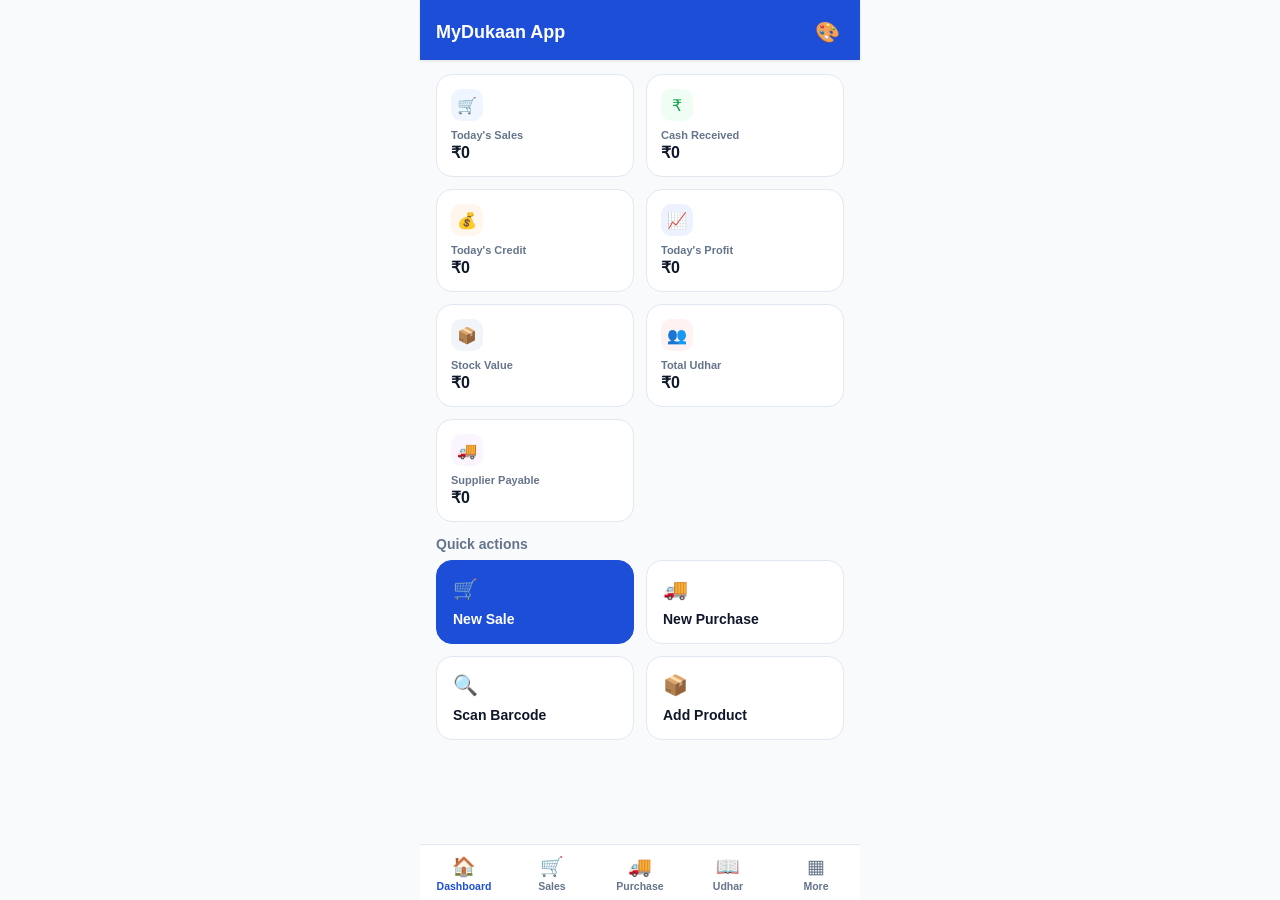
<file: shop-hisab.html>
<!DOCTYPE html>
<html lang="en">
<head>
<meta charset="UTF-8" />
<meta name="viewport" content="width=device-width, initial-scale=1.0, maximum-scale=1.0" />
<title>MyDukaan App</title>
<style>
  :root{
    --primary:#1D4ED8; --primary-dark:#1E3A8A;
    --bg:#f8fafc; --card:#ffffff; --border:#e2e8f0;
    --text:#0f172a; --muted:#64748b;
    --green:#16a34a; --orange:#ea580c; --red:#dc2626; --purple:#7c3aed;
  }
  *{box-sizing:border-box;}
  button{font-family:inherit;color:inherit;}
  html,body{margin:0;background:var(--bg);font-family:-apple-system,BlinkMacSystemFont,'Segoe UI',Roboto,Arial,sans-serif;color:var(--text);}
  #app{max-width:440px;margin:0 auto;min-height:100vh;background:var(--bg);position:relative;padding-bottom:76px;}
  .header{position:sticky;top:0;z-index:20;background:var(--primary);color:#fff;padding:18px 16px 14px;display:flex;align-items:center;gap:10px;box-shadow:0 1px 3px rgba(0,0,0,.1);}
  .header h1{font-size:18px;font-weight:800;margin:0;flex:1;}
  .icon-btn{background:none;border:none;color:#fff;padding:4px;border-radius:999px;font-size:20px;line-height:1;cursor:pointer;}
  .icon-btn.solid{background:rgba(255,255,255,.18);}
  .content{padding:14px 16px 8px;}
  .card{background:var(--card);border:1px solid var(--border);border-radius:16px;padding:14px;box-shadow:0 1px 2px rgba(0,0,0,.03);}
  .grid2{display:grid;grid-template-columns:1fr 1fr;gap:12px;}
  .grid3{display:grid;grid-template-columns:1fr 1fr 1fr;gap:8px;}
  .grid4{display:grid;grid-template-columns:1fr 1fr 1fr 1fr;gap:8px;}
  .stat-card{background:var(--card);border:1px solid var(--border);border-radius:16px;padding:14px;}
  .stat-ico{width:32px;height:32px;border-radius:10px;display:flex;align-items:center;justify-content:center;font-size:16px;margin-bottom:8px;}
  .stat-label{font-size:11px;color:var(--muted);font-weight:600;margin-bottom:2px;}
  .stat-value{font-size:16px;font-weight:800;}
  .section-title{font-size:14px;font-weight:700;color:var(--muted);margin:14px 0 8px;}
  .quick-btn{border-radius:16px;padding:16px;display:flex;flex-direction:column;align-items:flex-start;gap:10px;border:1px solid var(--border);background:var(--card);font-weight:700;font-size:14px;cursor:pointer;width:100%;text-align:left;}
  .quick-btn.primary{background:var(--primary);border-color:var(--primary);color:#fff;}
  .quick-btn .qi{font-size:20px;}
  .list-item{background:var(--card);border:1px solid var(--border);border-radius:14px;padding:13px 14px;display:flex;align-items:center;justify-content:space-between;margin-bottom:8px;cursor:default;}
  .list-item.clickable{cursor:pointer;}
  .row-name{font-weight:700;font-size:14px;color:var(--text);}
  .row-sub{font-size:12px;color:var(--muted);margin-top:1px;}
  .row-right{text-align:right;}
  .amt{font-weight:800;font-size:14px;}
  .tiny{font-size:10px;font-weight:600;}
  .red{color:var(--red);} .green{color:var(--green);} .orange{color:var(--orange);} .purple{color:var(--purple);} .blue{color:var(--primary);} .muted{color:var(--muted);}
  .bottom-nav{position:fixed;bottom:0;left:0;right:0;display:flex;justify-content:center;z-index:30;}
  .bottom-nav-inner{width:100%;max-width:440px;background:var(--card);border-top:1px solid var(--border);display:flex;}
  .nav-btn{flex:1;background:none;border:none;display:flex;flex-direction:column;align-items:center;gap:2px;padding:10px 0 8px;color:var(--muted);cursor:pointer;font-family:inherit;}
  .nav-btn.active{color:var(--primary);}
  .nav-btn .ni{font-size:19px;}
  .nav-btn .nl{font-size:10.5px;font-weight:600;}
  label.field-label{display:block;font-size:12px;font-weight:700;color:var(--muted);margin-bottom:6px;}
  input[type=text],input[type=number],input[type=tel],input[type=date],select{width:100%;background:var(--card);border:1px solid var(--border);border-radius:12px;padding:12px;font-size:14px;color:var(--text);font-family:inherit;}
  input:focus,select:focus{outline:2px solid var(--primary);outline-offset:-1px;}
  .field{margin-bottom:12px;}
  .btn{width:100%;border:none;border-radius:12px;padding:14px;font-weight:700;font-size:14px;color:#fff;cursor:pointer;font-family:inherit;}
  .btn.primary{background:var(--primary);} .btn.green{background:var(--green);} .btn.red{background:var(--red);} .btn.purple{background:var(--purple);}
  .toggle-row{display:flex;gap:8px;}
  .toggle-btn{flex:1;border-radius:10px;padding:9px 0;font-size:12px;font-weight:700;text-transform:capitalize;border:1px solid var(--border);background:var(--card);color:var(--text);cursor:pointer;font-family:inherit;}
  .toggle-btn.active{background:var(--primary);color:#fff;border-color:var(--primary);}
  .search{display:flex;align-items:center;gap:8px;background:var(--card);border:1px solid var(--border);border-radius:12px;padding:10px 12px;margin-bottom:12px;}
  .search input{border:none;padding:0;flex:1;}
  .search input:focus{outline:none;}
  .empty{text-align:center;color:var(--muted);font-size:13px;padding:36px 0;}
  .modal-overlay{position:fixed;inset:0;background:rgba(0,0,0,.4);display:flex;align-items:center;justify-content:center;z-index:40;padding:20px;}
  .modal-sheet{width:100%;max-width:400px;background:var(--card);border-radius:18px;padding:16px;max-height:80vh;overflow-y:auto;}
  .modal-title{font-weight:800;font-size:15px;margin-bottom:12px;}
  .toast{position:fixed;bottom:92px;left:50%;transform:translateX(-50%);background:#0f172a;color:#fff;font-size:13px;padding:9px 16px;border-radius:999px;box-shadow:0 4px 12px rgba(0,0,0,.2);z-index:50;}
  .ledger-wrap{background-image:repeating-linear-gradient(#fdfaf3 0px,#fdfaf3 27px,#e7ddc4 28px);background-color:#fdfaf3;border:1px solid #f3e3b8;border-radius:14px;overflow:hidden;}
  .ledger-head{display:grid;grid-template-columns:2fr 1fr 1fr;font-size:10.5px;font-weight:800;color:#94a3b8;padding:8px 12px 4px;text-transform:uppercase;letter-spacing:.03em;}
  .ledger-row{display:grid;grid-template-columns:2fr 1fr 1fr;align-items:center;padding:6px 12px;font-size:12px;}
  .ledger-desc{font-weight:600;color:#334155;}
  .ledger-date{font-size:10px;color:#94a3b8;}
  .product-grid{display:grid;grid-template-columns:1fr 1fr;gap:12px;}
  .product-card{background:var(--card);border:1px solid var(--border);border-radius:16px;overflow:hidden;position:relative;box-shadow:0 1px 2px rgba(0,0,0,.03);}
  .product-card-imgwrap{width:100%;aspect-ratio:1/1;background:#f1f5f9;position:relative;overflow:hidden;}
  .product-card-imgwrap img{width:100%;height:100%;object-fit:cover;display:block;}
  .product-card-noimg{width:100%;height:100%;display:flex;align-items:center;justify-content:center;font-size:30px;color:#cbd5e1;}
  .product-card-badge{position:absolute;top:8px;left:8px;font-size:10px;font-weight:700;padding:3px 9px;border-radius:999px;background:#fff7ed;color:#c2410c;}
  .product-card-badge.expired{background:#fef2f2;color:#991b1b;}
  .product-card-body{padding:10px 12px 12px;}
  .product-card-name{font-weight:700;font-size:13.5px;color:var(--text);white-space:nowrap;overflow:hidden;text-overflow:ellipsis;}
  .product-card-price{font-weight:800;font-size:14.5px;margin-top:3px;}
  .product-card-sub{font-size:11px;color:var(--muted);margin-top:2px;}
  .product-card-actions{display:flex;gap:6px;margin-top:9px;}
  .product-card-actions .icon-mini-btn{flex:1;text-align:center;}
  .item-row{background:var(--card);border:1px solid var(--border);border-radius:12px;padding:10px;margin-bottom:8px;}
  .item-row-top{display:flex;justify-content:space-between;align-items:center;margin-bottom:8px;}
  .qty-stepper{display:flex;align-items:center;border:1px solid var(--border);border-radius:8px;overflow:hidden;}
  .qty-stepper button{background:none;border:none;padding:7px 9px;color:#64748b;font-size:14px;cursor:pointer;}
  .qty-stepper input{width:48px;text-align:center;border:none;padding:6px 0;font-size:13px;}
  .qty-stepper input:focus{outline:none;}
  .rate-input{flex:1;border:1px solid var(--border);border-radius:8px;padding:7px 8px;text-align:right;font-size:13px;}
  .item-controls{display:flex;align-items:center;gap:8px;}
  .save-bar{position:fixed;bottom:0;left:0;right:0;display:flex;justify-content:center;z-index:35;}
  .save-bar-inner{width:100%;max-width:440px;background:var(--card);border-top:1px solid var(--border);padding:12px 14px;}
  .add-item-link{color:var(--primary);font-size:12.5px;font-weight:700;background:none;border:none;cursor:pointer;font-family:inherit;}
  .icon-mini-btn{background:var(--card);border:1px solid var(--border);border-radius:8px;padding:6px 9px;font-size:13px;cursor:pointer;line-height:1;}
  .icon-mini-btn.danger{border-color:#fecaca;background:#fef2f2;}
  .dashed-add{width:100%;border:2px dashed var(--border);border-radius:12px;padding:22px 0;color:#94a3b8;font-size:13px;font-weight:600;background:none;cursor:pointer;font-family:inherit;}
  .picker-row{display:flex;justify-content:space-between;align-items:center;padding:10px 0;border-bottom:1px solid #f1f5f9;cursor:pointer;}
  .suggest-wrap{position:relative;}
  .suggest-list{position:absolute;top:100%;left:0;right:0;background:var(--card);border:1px solid var(--border);border-radius:12px;margin-top:4px;max-height:230px;overflow-y:auto;box-shadow:0 8px 22px rgba(0,0,0,.14);z-index:25;display:none;}
  .suggest-row{display:flex;align-items:center;justify-content:space-between;gap:8px;padding:10px 12px;border-bottom:1px solid #f1f5f9;cursor:pointer;font-size:13.5px;}
  .suggest-row:last-child{border-bottom:none;}
  .suggest-row .sr-name{font-weight:700;}
  .suggest-row .sr-sub{font-size:10.5px;color:var(--muted);margin-top:1px;}
  .suggest-row.add-new{color:var(--primary);font-weight:700;}
  .summary-row{display:flex;justify-content:space-between;align-items:center;padding:3px 0;font-size:13px;}
  .summary-row.bold{font-weight:800;}
  .diag{font-family:sans-serif;max-width:420px;margin:60px auto;padding:20px;text-align:center;color:#64748b;}
  .bill-wrap{background:#fff;color:#0f172a;border:1px solid var(--border);border-radius:16px;padding:20px 18px;}
  .bill-shop{text-align:center;margin-bottom:14px;}
  .bill-shop-name{font-size:17px;font-weight:800;}
  .bill-shop-sub{font-size:11px;color:var(--muted);margin-top:2px;}
  .bill-meta{display:flex;justify-content:space-between;font-size:12px;color:#334155;border-top:1px dashed var(--border);border-bottom:1px dashed var(--border);padding:10px 0;margin-bottom:10px;}
  .bill-table{width:100%;border-collapse:collapse;font-size:12px;margin-bottom:10px;}
  .bill-table th{text-align:left;font-size:10.5px;color:var(--muted);text-transform:uppercase;padding-bottom:6px;border-bottom:1px solid var(--border);}
  .bill-table td{padding:6px 0;border-bottom:1px solid #f1f5f9;}
  .bill-table td.r, .bill-table th.r{text-align:right;}
  .bill-totals{font-size:13px;}
  .bill-totals .summary-row{padding:4px 0;}
  .bill-footer{text-align:center;margin-top:14px;font-size:12px;color:var(--muted);font-style:italic;}
  .report-tile{display:flex;align-items:center;justify-content:space-between;}
  .report-table{width:100%;border-collapse:collapse;font-size:12.5px;}
  .report-table th{text-align:left;font-size:10.5px;color:var(--muted);text-transform:uppercase;padding:6px 4px;border-bottom:1px solid var(--border);}
  .report-table td{padding:7px 4px;border-bottom:1px solid #f1f5f9;}
  .report-table td.r, .report-table th.r{text-align:right;}
  @media print{
    .header,.bottom-nav,.save-bar,#toastHost,.no-print{display:none !important;}
    body,#app{background:#fff;}
    #app{max-width:100%;padding-bottom:0;}
    .bill-wrap,.report-wrap{border:none;box-shadow:none;}
  }
</style>
</head>
<body>
<div id="app"></div>
<div id="toastHost"></div>

<script>
/* =========================================================
   MyDukaan App — Smart Shop, Smart Hisab — fully self-contained (no CDN / no internet)
   Vanilla JS + inline CSS. Data persists in localStorage.
========================================================= */

const STORAGE_KEY = "shop-hisab-data-v2";
const UNITS = ["piece","kg","gram","liter","dozen","box","packet","meter","set"];
const CATEGORIES = ["General","Grocery","Dairy","Stationery","Hardware","Electronics","Garments / Clothing","Footwear","Cosmetics / Beauty","Mobile & Accessories","Bakery","Medical / Pharmacy","Automobile Parts","Furniture","Sports & Fitness","Toys & Gifts","Jewellery","Books","Other"];
const EXPENSE_CATS = ["Rent","Electricity","Salary","Transport","Maintenance","Internet","Mobile","Marketing","Miscellaneous"];
const INCOME_CATS = ["Service Income","Interest","Other Income"];

const THEMES = {
  oceanBlue:    { label:"Ocean Blue",    dark:false, primary:"#1D4ED8", primaryDark:"#1E3A8A", bg:"#f8fafc", card:"#ffffff", border:"#e2e8f0", text:"#0f172a", muted:"#64748b" },
  emerald:      { label:"Emerald Green", dark:false, primary:"#059669", primaryDark:"#047857", bg:"#f0fdf4", card:"#ffffff", border:"#d1fae5", text:"#064e3b", muted:"#4b5563" },
  royalPurple:  { label:"Royal Purple",  dark:false, primary:"#7c3aed", primaryDark:"#5b21b6", bg:"#faf5ff", card:"#ffffff", border:"#e9d5ff", text:"#3b0764", muted:"#6b7280" },
  sunsetOrange: { label:"Sunset Orange", dark:false, primary:"#ea580c", primaryDark:"#9a3412", bg:"#fff7ed", card:"#ffffff", border:"#fed7aa", text:"#431407", muted:"#78716c" },
  midnightDark: { label:"Midnight Dark", dark:true,  primary:"#3b82f6", primaryDark:"#1d4ed8", bg:"#0f172a", card:"#1e293b", border:"#334155", text:"#f1f5f9", muted:"#94a3b8" },
};
function applyTheme(id){
  const t = THEMES[id] || THEMES.oceanBlue;
  const root = document.documentElement.style;
  root.setProperty("--primary", t.primary);
  root.setProperty("--primary-dark", t.primaryDark);
  root.setProperty("--bg", t.bg);
  root.setProperty("--card", t.card);
  root.setProperty("--border", t.border);
  root.setProperty("--text", t.text);
  root.setProperty("--muted", t.muted);
}
function setAppTheme(id){
  STATE.settings.theme = id;
  persist();
  applyTheme(id);
  render();
}


const uid = () => Math.random().toString(36).slice(2,10);
const todayStr = () => new Date().toISOString().slice(0,10);
const fmt = (n) => "₹" + Number(n||0).toLocaleString("en-IN",{maximumFractionDigits:2});
const fmtQty = (n) => Number(n).toString().replace(/\.0+$/,"");
const esc = (s) => String(s==null?"":s).replace(/[&<>"']/g, c => ({"&":"&amp;","<":"&lt;",">":"&gt;",'"':"&quot;","'":"&#39;"}[c]));
function fileToCompressedDataUrl(file, maxDim, quality){
  return new Promise((resolve, reject)=>{
    const reader = new FileReader();
    reader.onload = (e)=>{
      const img = new Image();
      img.onload = ()=>{
        let w = img.width, h = img.height;
        if (w>maxDim || h>maxDim){
          if (w>h){ h = Math.round(h*maxDim/w); w = maxDim; }
          else { w = Math.round(w*maxDim/h); h = maxDim; }
        }
        const canvas = document.createElement("canvas");
        canvas.width = w; canvas.height = h;
        const ctx = canvas.getContext("2d");
        ctx.drawImage(img,0,0,w,h);
        resolve(canvas.toDataURL("image/jpeg", quality||0.7));
      };
      img.onerror = reject;
      img.src = e.target.result;
    };
    reader.onerror = reject;
    reader.readAsDataURL(file);
  });
}
function photoPickerHtml(label, previewId, inputId, removeId, photo, onSelect, onRemove){
  return '<label class="field-label">'+label+'</label>'+
    '<div style="display:flex;align-items:center;gap:10px;margin-bottom:14px;">'+
    '<div id="'+previewId+'" style="width:56px;height:56px;border-radius:10px;overflow:hidden;background:#1e293b;display:flex;align-items:center;justify-content:center;flex-shrink:0;">'+
    (photo?'<img src="'+photo+'" style="width:100%;height:100%;object-fit:cover;">':'<span style="font-size:20px;">📷</span>')+
    '</div>'+
    '<input type="file" accept="image/*" capture="environment" id="'+inputId+'" style="display:none;" onchange="'+onSelect+'">'+
    '<button class="btn primary" style="width:auto;padding:0 14px;" onclick="document.getElementById(\''+inputId+'\').click()">📷 Photo lein</button>'+
    '<button class="icon-mini-btn danger" id="'+removeId+'" style="display:'+(photo?'':'none')+';" onclick="'+onRemove+'">🗑️</button>'+
    '</div>';
}
function daysAgo(n){ const d=new Date(); d.setDate(d.getDate()-n); return d.toISOString().slice(0,10); }
function inPeriod(dateStr, period){
  const today = todayStr();
  if (period==="today") return dateStr===today;
  if (period==="week") return dateStr>=daysAgo(6);
  if (period==="month") return dateStr>=daysAgo(29);
  return true;
}

function seedData(){
  return {
    products:[],
    customers:[],
    suppliers:[],
    sales:[], purchases:[], payments:[], supplierPayments:[], expenses:[], income:[],
    settings:{ shopName:"My Shop", address:"", mobile:"", gst:"", invoicePrefix:"INV", currency:"INR", theme:"oceanBlue", billTheme:"oceanBlue", upiId:"", shopCategory:"General" },
  };
}

function loadState(){
  try {
    const raw = localStorage.getItem(STORAGE_KEY);
    const data = raw ? JSON.parse(raw) : seedData();
    if (!data.settings) data.settings = { shopName:"My Shop", address:"", mobile:"", gst:"", invoicePrefix:"INV", currency:"INR", theme:"oceanBlue", billTheme:"oceanBlue", upiId:"" };
    if (!data.settings.theme) data.settings.theme = "oceanBlue";
    if (!data.settings.billTheme) data.settings.billTheme = "oceanBlue";
    if (data.settings.upiId===undefined) data.settings.upiId = "";
    if (!data.settings.shopCategory) data.settings.shopCategory = "General";
    return data;
  }
  catch(e){ return seedData(); }
}
function persist(){ try{ localStorage.setItem(STORAGE_KEY, JSON.stringify(STATE)); }catch(e){} }

let STATE = loadState();
let TAB = "dashboard";
let SCREEN = null;
let DRAFT = {};
let toastTimer = null;

function toast(msg){
  const host = document.getElementById("toastHost");
  host.innerHTML = '<div class="toast">✓ ' + esc(msg) + '</div>';
  clearTimeout(toastTimer);
  toastTimer = setTimeout(()=>{ host.innerHTML=""; }, 1800);
}

function navTab(t){ TAB=t; SCREEN=null; render(); }
function openScreen(s){ SCREEN=s; render(); }
function closeScreen(fallbackTab){ if(fallbackTab) TAB=fallbackTab; SCREEN=null; render(); }

/* ---------- derived calculations ---------- */
function custBalance(id){
  const c = STATE.customers.find(x=>x.id===id);
  const salesTotal = STATE.sales.filter(s=>s.customerId===id).reduce((a,s)=>a+s.balance,0);
  const paidLater = STATE.payments.filter(p=>p.customerId===id).reduce((a,p)=>a+p.amount,0);
  return (c?c.opening:0) + salesTotal - paidLater;
}
function suppBalance(id){
  const s = STATE.suppliers.find(x=>x.id===id);
  const purchTotal = STATE.purchases.filter(p=>p.supplierId===id).reduce((a,p)=>a+p.balance,0);
  const paidLater = STATE.supplierPayments.filter(p=>p.supplierId===id).reduce((a,p)=>a+p.amount,0);
  return (s?s.opening:0) + purchTotal - paidLater;
}
function derivedDashboard(){
  const today = todayStr();
  const todaysSales = STATE.sales.filter(s=>s.date===today);
  const todaysExpenses = STATE.expenses.filter(e=>e.date===today);
  const todaySalesTotal = todaysSales.reduce((a,s)=>a+s.total,0);
  const todayCash = todaysSales.reduce((a,s)=>a+s.paid,0);
  const todayCredit = todaysSales.reduce((a,s)=>a+s.balance,0);
  const todayExpenseTotal = todaysExpenses.reduce((a,e)=>a+e.amount,0);
  const todayProfit = todaysSales.reduce((a,s)=>a+s.profit,0) - todayExpenseTotal;
  const lowStock = STATE.products.filter(p=>p.qty<=p.minLevel);
  const stockValue = STATE.products.reduce((a,p)=>a+p.qty*p.purchasePrice,0);
  const todayDate = new Date(todayStr());
  const in30 = new Date(); in30.setDate(in30.getDate()+30);
  const expiring = STATE.products.filter(p=>{
    if (!p.expiryDate) return false;
    const ed = new Date(p.expiryDate);
    return ed >= todayDate && ed <= in30;
  });
  const expired = STATE.products.filter(p=> p.expiryDate && new Date(p.expiryDate) < todayDate);
  const totalUdhar = STATE.customers.reduce((a,c)=>a+Math.max(custBalance(c.id),0),0);
  const totalPayable = STATE.suppliers.reduce((a,s)=>a+Math.max(suppBalance(s.id),0),0);
  return {todaySalesTotal,todayCash,todayCredit,todayProfit,lowStock,stockValue,totalUdhar,totalPayable,expiring,expired};
}
function cashBookData(period){
  const inRows = [
    ...STATE.sales.filter(s=>s.paid>0 && inPeriod(s.date,period)).map(s=>({date:s.date,desc:"Sale · Bill #"+s.billNo,amount:s.paid})),
    ...STATE.payments.filter(p=>inPeriod(p.date,period)).map(p=>({date:p.date,desc:"Customer payment received",amount:p.amount})),
    ...STATE.income.filter(i=>inPeriod(i.date,period)).map(i=>({date:i.date,desc:"Income · "+i.category,amount:i.amount})),
  ];
  const outRows = [
    ...STATE.purchases.filter(p=>p.paid>0 && inPeriod(p.date,period)).map(p=>({date:p.date,desc:"Purchase · "+p.invoiceNo,amount:p.paid})),
    ...STATE.expenses.filter(e=>inPeriod(e.date,period)).map(e=>({date:e.date,desc:"Expense · "+e.category,amount:e.amount})),
    ...STATE.supplierPayments.filter(p=>inPeriod(p.date,period)).map(p=>({date:p.date,desc:"Supplier payment made",amount:p.amount})),
  ];
  const cashIn = inRows.reduce((a,r)=>a+r.amount,0);
  const cashOut = outRows.reduce((a,r)=>a+r.amount,0);
  const rows = [...inRows.map(r=>({...r,dir:"in"})), ...outRows.map(r=>({...r,dir:"out"}))].sort((a,b)=>b.date.localeCompare(a.date));
  return {cashIn,cashOut,closing:cashIn-cashOut,rows};
}
function plData(period){
  const sales = STATE.sales.filter(s=>inPeriod(s.date,period));
  const purchases = STATE.purchases.filter(p=>inPeriod(p.date,period));
  const expenses = STATE.expenses.filter(e=>inPeriod(e.date,period));
  const income = STATE.income.filter(i=>inPeriod(i.date,period));
  const totalSales = sales.reduce((a,s)=>a+s.total,0);
  const totalPurchase = purchases.reduce((a,p)=>a+p.total,0);
  const grossProfit = sales.reduce((a,s)=>a+s.profit,0);
  const otherIncome = income.reduce((a,i)=>a+i.amount,0);
  const totalExpenses = expenses.reduce((a,e)=>a+e.amount,0);
  const netProfit = grossProfit + otherIncome - totalExpenses;
  return {totalSales,totalPurchase,grossProfit,otherIncome,totalExpenses,netProfit};
}

/* ---------- shared partials ---------- */
function header(title, opts){
  opts = opts || {};
  const back = opts.onBack ? '<button class="icon-btn" onclick="'+opts.onBack+'">←</button>' : '';
  const right = opts.rightHtml || '';
  return '<div class="header">'+back+'<h1>'+esc(title)+'</h1>'+right+'</div>';
}
function bottomNav(){
  const items = [
    ["dashboard","🏠","Dashboard"],["sales","🛒","Sales"],["purchase","🚚","Purchase"],
    ["udhar","📖","Udhar"],["more","▦","More"],
  ];
  return '<div class="bottom-nav"><div class="bottom-nav-inner">' +
    items.map(([id,ic,label])=>{
      const active = TAB===id;
      return '<button class="nav-btn'+(active?' active':'')+'" onclick="navTab(\''+id+'\')"><span class="ni">'+ic+'</span><span class="nl">'+label+'</span></button>';
    }).join('') + '</div></div>';
}

/* ---------- render dispatcher (with error safety net) ---------- */
function render(){
  const app = document.getElementById("app");
  try {
    if (SCREEN) { app.innerHTML = renderScreen(SCREEN); }
    else { app.innerHTML = renderTab(TAB) + bottomNav(); }
  } catch(err){
    app.innerHTML = renderErrorScreen(err);
  }
}
function renderErrorScreen(err){
  return '<div class="content" style="padding-top:40px;">' +
    '<div class="card" style="border-color:#fecaca;background:#fef2f2;">' +
    '<div style="font-weight:800;color:#b91c1c;margin-bottom:8px;">⚠️ Kuch galat hua</div>' +
    '<div style="font-size:12px;white-space:pre-wrap;color:#7f1d1d;font-family:monospace;">' + esc((err && err.message) || String(err)) + '</div>' +
    '</div>' +
    '<button class="btn primary" style="margin-top:14px;" onclick="recoverToDashboard()">⟲ Dashboard par wapas jaayein</button>' +
    '</div>';
}
function recoverToDashboard(){ SCREEN=null; TAB="dashboard"; render(); }
window.addEventListener("error", function(e){
  const app = document.getElementById("app");
  if (app) app.innerHTML = renderErrorScreen({message: (e.message||"Unknown error") + (e.filename?(" @ line "+e.lineno):"")});
}, true);
function renderTab(t){
  if (t==="dashboard") return renderDashboard();
  if (t==="sales") return renderSalesList();
  if (t==="purchase") return renderPurchaseList();
  if (t==="udhar") return renderCustomersList();
  if (t==="more") return renderMore();
  return "";
}
function renderScreen(s){
  if (s.type==="newSale") return renderNewSale();
  if (s.type==="newPurchase") return renderNewPurchase();
  if (s.type==="productForm") return renderProductForm();
  if (s.type==="customerForm") return renderCustomerForm();
  if (s.type==="supplierForm") return renderSupplierForm();
  if (s.type==="customerDetail") return renderCustomerDetail(s.id);
  if (s.type==="supplierDetail") return renderSupplierDetail(s.id);
  if (s.type==="products") return renderProductsList();
  if (s.type==="customers") return renderCustomersList(true);
  if (s.type==="suppliers") return renderSuppliersList();
  if (s.type==="cashbook") return renderCashBook();
  if (s.type==="incomeExpense") return renderIncomeExpense();
  if (s.type==="expenseForm") return renderExpenseForm();
  if (s.type==="profitLoss") return renderProfitLoss();
  if (s.type==="billView") return renderBillView(s.id);
  if (s.type==="reports") return renderReportsHome();
  if (s.type==="reportSales") return renderReportSales();
  if (s.type==="reportPurchase") return renderReportPurchase();
  if (s.type==="reportStock") return renderReportStock();
  if (s.type==="reportCustomer") return renderReportCustomer();
  if (s.type==="reportSupplier") return renderReportSupplier();
  if (s.type==="settings") return renderSettings();
  if (s.type==="backup") return renderBackup();
  return "";
}

/* ---------- Dashboard ---------- */
function renderDashboard(){
  const d = derivedDashboard();
  const cards = [
    ["Today's Sales", fmt(d.todaySalesTotal), "🛒", "#eff6ff", "#1d4ed8"],
    ["Cash Received", fmt(d.todayCash), "₹", "#f0fdf4", "#16a34a"],
    ["Today's Credit", fmt(d.todayCredit), "💰", "#fff7ed", "#ea580c"],
    ["Today's Profit", fmt(d.todayProfit), "📈", "#eef2ff", "#4338ca"],
    ["Stock Value", fmt(d.stockValue), "📦", "#f1f5f9", "#334155"],
    ["Total Udhar", fmt(d.totalUdhar), "👥", "#fef2f2", "#dc2626"],
    ["Supplier Payable", fmt(d.totalPayable), "🚚", "#faf5ff", "#7c3aed"],
  ];
  let html = header("MyDukaan App",{rightHtml:'<button class="icon-btn" onclick="openThemeModal()" title="Theme change karein">🎨</button>'});
  html += '<div class="content">';
  if (d.lowStock.length>0){
    html += '<button class="list-item clickable" style="width:100%;background:#fff7ed;border-color:#fed7aa;color:#9a3412;margin-bottom:12px;" onclick="openScreen({type:\'products\'})">'+
      '<span style="font-weight:700;font-size:13px;">⚠️ '+d.lowStock.length+' product(s) low on stock</span><span>›</span></button>';
  }
  if (d.expired.length>0){
    html += '<button class="list-item clickable" style="width:100%;background:#fef2f2;border-color:#fecaca;color:#991b1b;margin-bottom:12px;" onclick="openScreen({type:\'products\'})">'+
      '<span style="font-weight:700;font-size:13px;">⛔ '+d.expired.length+' product(s) expired</span><span>›</span></button>';
  }
  if (d.expiring.length>0){
    html += '<button class="list-item clickable" style="width:100%;background:#fffbeb;border-color:#fde68a;color:#92400e;margin-bottom:12px;" onclick="openScreen({type:\'products\'})">'+
      '<span style="font-weight:700;font-size:13px;">⏳ '+d.expiring.length+' product(s) expiring in 30 days</span><span>›</span></button>';
  }
  html += '<div class="grid2">' + cards.map(([label,val,ic,bg,fg])=>
    '<div class="stat-card"><div class="stat-ico" style="background:'+bg+';color:'+fg+';">'+ic+'</div>'+
    '<div class="stat-label">'+label+'</div><div class="stat-value">'+val+'</div></div>'
  ).join('') + '</div>';
  html += '<div class="section-title">Quick actions</div>';
  html += '<div class="grid2">' +
    '<button class="quick-btn primary" onclick="startNewSale()"><span class="qi">🛒</span>New Sale</button>' +
    '<button class="quick-btn" onclick="startNewPurchase()"><span class="qi">🚚</span>New Purchase</button>' +
    '<button class="quick-btn" onclick="openBarcodeScan(\'lookup\')"><span class="qi">🔍</span>Scan Barcode</button>' +
    '<button class="quick-btn" onclick="openScreen({type:\'productForm\'})"><span class="qi">📦</span>Add Product</button>' +
    '</div>';
  html += '</div>';
  return html;
}

function renderMore(){
  const tiles = [
    ["products","📦","Products / Stock"],["customers","👥","Customers"],["suppliers","🚚","Suppliers"],
    ["cashbook","💼","Cash Book"],["incomeExpense","⬇️","Income & Expenses"],["profitLoss","🥧","Profit & Loss"],
    ["reports","📊","Reports"],
    ["settings","⚙️","Business Profile"],["backup","🗄️","Backup & Restore"],
  ];
  let html = header("More") + '<div class="content"><div class="grid2">';
  tiles.forEach(([type,ic,label])=>{
    html += '<button class="quick-btn" onclick="openScreen({type:\''+type+'\'})"><span class="qi">'+ic+'</span>'+label+'</button>';
  });
  html += '</div></div>';
  return html;
}

/* ---------- Products ---------- */
function renderProductsList(){
  const q = (DRAFT.productSearch||"").toLowerCase();
  const list = STATE.products.filter(p=>p.name.toLowerCase().includes(q));
  let html = header("Products", {onBack:"closeScreen('dashboard')", rightHtml:'<button class="icon-btn solid" onclick="DRAFT.productFormReturn=null; DRAFT.productForm=null; openScreen({type:\'productForm\'})">+</button>'});
  html += '<div class="content">';
  html += '<div class="search"><span>🔍</span><input type="text" placeholder="Search product…" value="'+esc(DRAFT.productSearch||"")+'" oninput="DRAFT.productSearch=this.value; softRenderProducts();" id="productSearchInput"></div>';
  html += '<div id="productListWrap">' + productListInner(list) + '</div>';
  html += '</div>';
  return html;
}
function productListInner(list){
  if (list.length===0) return '<div class="empty">Koi product nahi mila</div>';
  const today = todayStr();
  let html = '<div class="product-grid">';
  html += list.map(p=>{
    const low = p.qty<=p.minLevel;
    const expired = p.expiryDate && p.expiryDate < today;
    const expSoon = p.expiryDate && !expired && p.expiryDate <= daysAgo(-30);
    let badge = "";
    if (expired) badge = '<div class="product-card-badge expired">⛔ Expired</div>';
    else if (low) badge = '<div class="product-card-badge">⚠️ Low Stock</div>';
    else if (expSoon) badge = '<div class="product-card-badge">⏳ Expiring Soon</div>';
    const img = p.photo
      ? '<img src="'+p.photo+'" onclick="event.stopPropagation(); viewPhotoFull(\''+p.photo+'\')">'
      : '<div class="product-card-noimg">📦</div>';
    return '<div class="product-card">'+
      '<div class="product-card-imgwrap">'+img+badge+'</div>'+
      '<div class="product-card-body">'+
      '<div class="product-card-name">'+esc(p.name)+'</div>'+
      '<div class="product-card-price">'+fmt(p.sellingPrice)+'</div>'+
      '<div class="product-card-sub">'+esc(p.category)+' · '+fmtQty(p.qty)+' '+p.unit+(p.batchNumber?(' · '+esc(p.batchNumber)):'')+'</div>'+
      '<div class="product-card-actions">'+
      '<button class="icon-mini-btn" onclick="editProduct(\''+p.id+'\')">✏️ Edit</button>'+
      '<button class="icon-mini-btn danger" onclick="deleteProduct(\''+p.id+'\')">🗑️</button>'+
      '</div></div></div>';
  }).join('');
  html += '</div>';
  return html;
}
function softRenderProducts(){
  const q=(DRAFT.productSearch||"").toLowerCase();
  const list = STATE.products.filter(p=>p.name.toLowerCase().includes(q));
  document.getElementById("productListWrap").innerHTML = productListInner(list);
}
function renderProductForm(){
  const f = DRAFT.productForm || {name:"",category:STATE.settings.shopCategory||"General",unit:"piece",purchasePrice:"",sellingPrice:"",qty:"",minLevel:"",batchNumber:"",expiryDate:"",barcode:"",photo:""};
  DRAFT.productForm = f;
  const isEdit = !!f.editId;
  const returnCtx = DRAFT.productFormReturn;
  const backAction = returnCtx==="sale" ? "openScreen({type:'newSale'})" : returnCtx==="purchase" ? "openScreen({type:'newPurchase'})" : "closeScreen()";
  let html = header(isEdit?"Edit Product":"Add Product",{onBack:backAction});
  html += '<div class="content">';
  html += photoPickerHtml("Product Photo (optional)","f_photoPreview","f_photoInput","f_photoRemoveBtn",f.photo,"onProductPhotoSelected(event)","removeProductPhoto()");
  html += '<label class="field-label">Barcode (optional)</label>';
  html += '<div style="display:flex;gap:8px;margin-bottom:6px;">'+
    '<input type="text" id="f_barcode" value="'+esc(f.barcode)+'" placeholder="Scan ya type karein" style="flex:1;">'+
    '<button class="btn primary" style="width:auto;padding:0 14px;" onclick="openBarcodeScan(\'productForm\')">📷</button></div>';
  html += '<button class="add-item-link" style="margin-bottom:12px;" onclick="lookupBarcodeOnline()">🌐 Naam online lookup karein (internet chahiye)</button>';
  html += '<div id="onlineLookupStatus" class="tiny muted" style="margin:-8px 0 10px;"></div>';
  html += field("Product Name","text","f_name",f.name);
  html += '<div class="grid2">' + selectField("Category","f_category",CATEGORIES,f.category) + selectField("Unit","f_unit",UNITS,f.unit) + '</div>';
  html += '<div class="grid2">' + field("Purchase Price","number","f_pp",f.purchasePrice) + field("Selling Price (MRP)","number","f_sp",f.sellingPrice) + '</div>';
  html += '<div class="grid2">' + field(isEdit?"Current Qty":"Opening Qty","number","f_qty",f.qty) + field("Min Stock Level","number","f_min",f.minLevel) + '</div>';
  html += '<div class="section-title" style="margin-top:6px;">Expiry Management (optional)</div>';
  html += '<div class="grid2">' + field("Batch Number","text","f_batch",f.batchNumber) + field("Expiry Date","date","f_expiry",f.expiryDate) + '</div>';
  html += '<button class="btn primary" onclick="saveProductForm()" style="margin-top:6px;">'+(isEdit?"Update Product":"Save Product")+'</button>';
  html += '</div>';
  return html;
}
function editProduct(id){
  const p = STATE.products.find(x=>x.id===id);
  if (!p) return;
  DRAFT.productFormReturn = null;
  DRAFT.productForm = {
    editId:id, name:p.name, category:p.category, unit:p.unit,
    purchasePrice:p.purchasePrice, sellingPrice:p.sellingPrice, qty:p.qty, minLevel:p.minLevel,
    batchNumber:p.batchNumber||"", expiryDate:p.expiryDate||"", barcode:p.barcode||"", photo:p.photo||"",
  };
  openScreen({type:"productForm"});
}
function onProductPhotoSelected(e){
  const file = e.target.files[0];
  if (!file) return;
  fileToCompressedDataUrl(file, 900, 0.7).then(dataUrl=>{
    DRAFT.productForm.photo = dataUrl;
    const prev = document.getElementById("f_photoPreview");
    const rm = document.getElementById("f_photoRemoveBtn");
    if (prev) prev.innerHTML = '<img src="'+dataUrl+'" style="width:100%;height:100%;object-fit:cover;">';
    if (rm) rm.style.display = "";
  }).catch(()=>toast("Photo load nahi ho payi"));
}
function removeProductPhoto(){
  if (!DRAFT.productForm) return;
  DRAFT.productForm.photo = "";
  const prev = document.getElementById("f_photoPreview");
  const rm = document.getElementById("f_photoRemoveBtn");
  if (prev) prev.innerHTML = '<span style="font-size:20px;">📷</span>';
  if (rm) rm.style.display = "none";
}
function deleteProduct(id){
  const p = STATE.products.find(x=>x.id===id);
  if (!p) return;
  const ok = confirm('"'+p.name+'" ko delete karein? Ye permanently hat jaayega.');
  if (!ok) return;
  STATE.products = STATE.products.filter(x=>x.id!==id);
  persist();
  toast("Product deleted");
  openScreen({type:"products"});
}
function saveProductForm(){
  const name = document.getElementById("f_name").value.trim();
  const sellingPrice = document.getElementById("f_sp").value;
  if (!name || !sellingPrice){ toast("Naam aur selling price zaroori hai"); return; }
  const fields = {
    name, category: document.getElementById("f_category").value, unit: document.getElementById("f_unit").value,
    purchasePrice: Number(document.getElementById("f_pp").value)||0, sellingPrice: Number(sellingPrice)||0,
    qty: Number(document.getElementById("f_qty").value)||0, minLevel: Number(document.getElementById("f_min").value)||0,
    batchNumber: document.getElementById("f_batch").value.trim(), expiryDate: document.getElementById("f_expiry").value,
    barcode: document.getElementById("f_barcode").value.trim(),
    photo: (DRAFT.productForm && DRAFT.productForm.photo) || "",
  };
  const editId = DRAFT.productForm && DRAFT.productForm.editId;
  const returnCtx = DRAFT.productFormReturn;
  DRAFT.productFormReturn = null;
  if (editId){
    const idx = STATE.products.findIndex(x=>x.id===editId);
    if (idx>-1) STATE.products[idx] = { ...STATE.products[idx], ...fields };
    persist(); DRAFT.productForm=null;
    toast("Product updated");
    finishProductForm(returnCtx, null);
  } else {
    const newProd = {id: uid(), ...fields};
    STATE.products.push(newProd);
    persist(); DRAFT.productForm=null;
    toast("Product added");
    finishProductForm(returnCtx, newProd);
  }
}
function finishProductForm(returnCtx, newProd){
  if (returnCtx==="sale" && DRAFT.sale){
    if (newProd && !DRAFT.sale.items.find(i=>i.productId===newProd.id)) DRAFT.sale.items.push({productId:newProd.id,qty:1,price:newProd.sellingPrice});
    openScreen({type:"newSale"});
  } else if (returnCtx==="purchase" && DRAFT.purchase){
    if (newProd && !DRAFT.purchase.items.find(i=>i.productId===newProd.id)) DRAFT.purchase.items.push({productId:newProd.id,qty:1,rate:newProd.purchasePrice});
    openScreen({type:"newPurchase"});
  } else {
    openScreen({type:"products"});
  }
}

async function lookupBarcodeOnline(){
  const codeEl = document.getElementById("f_barcode");
  const statusEl = document.getElementById("onlineLookupStatus");
  const code = codeEl ? codeEl.value.trim() : "";
  if (!code){ if(statusEl) statusEl.textContent = "Pehle barcode number bharein."; return; }
  if (statusEl) statusEl.textContent = "Dhoond rahe hain…";
  try {
    const controller = new AbortController();
    const timeout = setTimeout(()=>controller.abort(), 6000);
    const res = await fetch("https://world.openfoodfacts.org/api/v0/product/"+encodeURIComponent(code)+".json", {signal:controller.signal});
    clearTimeout(timeout);
    const data = await res.json();
    if (data && data.status===1 && data.product){
      const p = data.product;
      const name = p.product_name || p.generic_name || "";
      const brand = p.brands || "";
      if (name){
        const nameEl = document.getElementById("f_name");
        if (nameEl && !nameEl.value) nameEl.value = brand ? (name+" ("+brand+")") : name;
        if (statusEl) statusEl.innerHTML = '<span class="green">✓ Mil gaya: '+esc(name)+(brand?" · "+esc(brand):"")+'. Naam field me bhar diya — MRP/price/stock khud check karke bharein.</span>';
      } else {
        if (statusEl) statusEl.textContent = "Barcode mila, par naam available nahi tha. Manually bharein.";
      }
    } else {
      if (statusEl) statusEl.textContent = "Ye barcode online database me nahi mila. Manually bharein.";
    }
  } catch(err){
    if (statusEl) statusEl.textContent = "Internet nahi mil raha (ya ye viewer external requests block kar raha hai). Manually bharein.";
  }
}


function renderCustomersList(fromMore){
  const q = (DRAFT.customerSearch||"").toLowerCase();
  const list = STATE.customers.filter(c=>c.name.toLowerCase().includes(q));
  let html = header("Udhar / Khata", {onBack: fromMore?"closeScreen('dashboard')":null, rightHtml:'<button class="icon-btn solid" onclick="openCustomerForm()">+</button>'});
  html += '<div class="content">';
  html += '<div class="search"><span>🔍</span><input type="text" placeholder="Search customer…" value="'+esc(DRAFT.customerSearch||"")+'" oninput="DRAFT.customerSearch=this.value; softRenderCustomers();"></div>';
  html += '<div id="customerListWrap">' + customerListInner(list) + '</div>';
  html += '</div>';
  return html;
}
function customerListInner(list){
  if (list.length===0) return '<div class="empty">No customers yet</div>';
  return list.map(c=>{
    const bal = custBalance(c.id);
    return '<div class="list-item"><div class="clickable" style="flex:1;" onclick="openScreen({type:\'customerDetail\',id:\''+c.id+'\'})"><div class="row-name">'+esc(c.name)+'</div>'+
      '<div class="row-sub">'+esc(c.mobile)+'</div></div>'+
      '<div class="row-right">'+
      '<div class="amt '+(bal>0?"red":"green")+'">'+fmt(Math.abs(bal))+'</div>'+
      '<div class="tiny muted">'+(bal>0?"to receive":bal<0?"advance":"clear")+'</div>'+
      (bal>0 ? '<button class="icon-mini-btn" style="margin-top:6px;" onclick="event.stopPropagation(); sendUdhaarReminder(\''+c.id+'\')">📲 Remind</button>' : '')+
      '</div></div>';
  }).join('');
}
function sendUdhaarReminder(custId){
  const c = STATE.customers.find(x=>x.id===custId);
  if (!c) return;
  const bal = custBalance(custId);
  const shopName = STATE.settings.shopName || "our shop";
  const msg = "Namaste "+c.name+", aapka ₹"+fmt(bal)+" ka balance "+shopName+" ke paas pending hai. Kripya jaldi clear kar dijiye. Dhanyawad! 🙏";
  let url;
  if (c.mobile){
    const phone = c.mobile.replace(/[^0-9]/g,"");
    url = "https://wa.me/91"+phone+"?text="+encodeURIComponent(msg);
  } else {
    url = "https://wa.me/?text="+encodeURIComponent(msg);
  }
  window.open(url, "_blank");
}
function softRenderCustomers(){
  const q=(DRAFT.customerSearch||"").toLowerCase();
  const list = STATE.customers.filter(c=>c.name.toLowerCase().includes(q));
  document.getElementById("customerListWrap").innerHTML = customerListInner(list);
}
function openCustomerForm(){ DRAFT.customerFormReturn=null; DRAFT.customerFormEditId=null; DRAFT.customerFormPrefillName=null; openScreen({type:"customerForm"}); }
function quickAddCustomer(context){ DRAFT.customerFormReturn=context; DRAFT.customerFormEditId=null; DRAFT.customerFormPrefillName=null; openScreen({type:"customerForm"}); }
function renderCustomerForm(){
  const returnCtx = DRAFT.customerFormReturn;
  const editId = DRAFT.customerFormEditId;
  const c = editId ? STATE.customers.find(x=>x.id===editId) : null;
  const backAction = returnCtx==="sale" ? "openScreen({type:'newSale'})" : "closeScreen()";
  let html = header(c ? "Edit Customer" : "Add Customer",{onBack:backAction});
  html += '<div class="content">';
  html += field("Customer Name","text","cf_name", c ? c.name : (DRAFT.customerFormPrefillName||""));
  html += field("Mobile Number","tel","cf_mobile", c ? c.mobile : "");
  html += field("Address (optional)","text","cf_address", c ? (c.address||"") : "");
  html += field("Opening Balance (udhar)","number","cf_opening", c ? c.opening : "");
  html += '<button class="btn primary" onclick="saveCustomerForm()">'+(c?"Update Customer":"Save Customer")+'</button>';
  html += '</div>';
  return html;
}
function saveCustomerForm(){
  const name = document.getElementById("cf_name").value.trim();
  const mobile = document.getElementById("cf_mobile").value.trim();
  if (!name || !mobile){ toast("Naam aur mobile zaroori hai"); return; }
  const address = document.getElementById("cf_address").value.trim();
  const opening = Number(document.getElementById("cf_opening").value)||0;
  const editId = DRAFT.customerFormEditId;
  let cust;
  if (editId){
    cust = STATE.customers.find(x=>x.id===editId);
    if (cust){ cust.name=name; cust.mobile=mobile; cust.address=address; cust.opening=opening; }
    toast("Customer updated");
  } else {
    cust = {id:uid(),name,mobile,address,opening};
    STATE.customers.push(cust);
    toast("Customer added");
  }
  persist();
  const returnCtx = DRAFT.customerFormReturn;
  DRAFT.customerFormReturn = null;
  DRAFT.customerFormEditId = null;
  DRAFT.customerFormPrefillName = null;
  if (returnCtx==="sale" && DRAFT.sale){
    DRAFT.sale.customerId = cust.id;
    openScreen({type:"newSale"});
  } else {
    openScreen({type:"customers"});
  }
}
function renderCustomerDetail(id){
  const c = STATE.customers.find(x=>x.id===id);
  if (!c) return '<div class="content">Not found</div>';
  const bal = custBalance(id);
  const sEntries = STATE.sales.filter(x=>x.customerId===id).map(x=>({id:x.id,date:x.date,desc:"Bill #"+x.billNo,debit:x.total,credit:0}));
  const pEntries = STATE.payments.filter(x=>x.customerId===id).map(x=>({id:x.id,date:x.date,desc:"Payment received",debit:0,credit:x.amount}));
  const all = [...sEntries,...pEntries].sort((a,b)=>a.date.localeCompare(b.date));
  let running = c.opening;
  const entries = all.map(e=>{ running = running + e.debit - e.credit; return {...e,running}; });

  let html = header(c.name, {onBack:"openScreen({type:'customers'})"});
  html += '<div class="content">';
  html += '<div class="card" style="display:flex;justify-content:space-between;align-items:center;margin-bottom:16px;">'+
    '<div><div class="row-sub">'+esc(c.mobile)+'</div>'+
    (c.address?'<div class="tiny muted" style="margin-top:2px;">📍 '+esc(c.address)+'</div>':'')+
    '<div style="font-size:22px;font-weight:800;margin-top:4px;" class="'+(bal>0?"red":"green")+'">'+fmt(Math.abs(bal))+'</div>'+
    '<div class="tiny muted">'+(bal>0?"Outstanding (aapko milna hai)":bal<0?"Advance":"Clear")+'</div></div>'+
    '<div style="display:flex;flex-direction:column;gap:8px;"><button class="btn green" style="width:auto;padding:10px 16px;" onclick="openReceivePayment(\''+id+'\',\'customer\')">Receive Payment</button>'+
    (bal>0 ? '<button class="btn" style="width:auto;padding:8px 16px;background:#e6f9ed;color:#16a34a;" onclick="sendUdhaarReminder(\''+id+'\')">📲 Remind</button>' : '')+
    '</div></div>';
  html += '<div class="section-title" style="margin-top:0;">📖 Khata</div>';
  html += '<div class="ledger-wrap"><div class="ledger-head"><span>Description</span><span style="text-align:right">Amt</span><span style="text-align:right">Balance</span></div>';
  if (entries.length===0) html += '<div style="padding:22px 12px;text-align:center;font-size:12px;color:#94a3b8;">Koi transaction abhi tak nahi</div>';
  entries.forEach(e=>{
    html += '<div class="ledger-row"><div><div class="ledger-desc">'+esc(e.desc)+'</div><div class="ledger-date">'+e.date+'</div></div>'+
      '<div style="text-align:right;font-weight:700;" class="'+(e.debit?"red":"green")+'">'+(e.debit?"+"+fmt(e.debit):"-"+fmt(e.credit))+'</div>'+
      '<div style="text-align:right;font-weight:800;color:#334155;">'+fmt(e.running)+'</div></div>';
  });
  html += '</div></div>';
  return html;
}

/* ---------- Suppliers ---------- */
function renderSuppliersList(){
  const q = (DRAFT.supplierSearch||"").toLowerCase();
  const list = STATE.suppliers.filter(s=>s.name.toLowerCase().includes(q));
  let html = header("Suppliers", {onBack:"closeScreen('dashboard')", rightHtml:'<button class="icon-btn solid" onclick="openSupplierForm()">+</button>'});
  html += '<div class="content">';
  html += '<div class="search"><span>🔍</span><input type="text" placeholder="Search supplier…" value="'+esc(DRAFT.supplierSearch||"")+'" oninput="DRAFT.supplierSearch=this.value; softRenderSuppliers();"></div>';
  html += '<div id="supplierListWrap">' + supplierListInner(list) + '</div>';
  html += '</div>';
  return html;
}
function supplierListInner(list){
  if (list.length===0) return '<div class="empty">No suppliers yet</div>';
  return list.map(s=>{
    const bal = suppBalance(s.id);
    return '<div class="list-item clickable" onclick="openScreen({type:\'supplierDetail\',id:\''+s.id+'\'})"><div><div class="row-name">'+esc(s.name)+'</div>'+
      '<div class="row-sub">'+esc(s.mobile)+'</div></div>'+
      '<div class="row-right"><div class="amt '+(bal>0?"purple":"green")+'">'+fmt(Math.abs(bal))+'</div>'+
      '<div class="tiny muted">'+(bal>0?"payable":"clear")+'</div></div></div>';
  }).join('');
}
function softRenderSuppliers(){
  const q=(DRAFT.supplierSearch||"").toLowerCase();
  const list = STATE.suppliers.filter(s=>s.name.toLowerCase().includes(q));
  document.getElementById("supplierListWrap").innerHTML = supplierListInner(list);
}
function openSupplierForm(){ DRAFT.supplierFormReturn=null; DRAFT.supplierFormEditId=null; DRAFT.supplierFormPrefillName=null; openScreen({type:"supplierForm"}); }
function quickAddSupplier(context){ DRAFT.supplierFormReturn=context; DRAFT.supplierFormEditId=null; DRAFT.supplierFormPrefillName=null; openScreen({type:"supplierForm"}); }
function renderSupplierForm(){
  const returnCtx = DRAFT.supplierFormReturn;
  const editId = DRAFT.supplierFormEditId;
  const s = editId ? STATE.suppliers.find(x=>x.id===editId) : null;
  const backAction = returnCtx==="purchase" ? "openScreen({type:'newPurchase'})" : "closeScreen()";
  let html = header(s ? "Edit Supplier" : "Add Supplier",{onBack:backAction});
  html += '<div class="content">';
  html += field("Supplier Name","text","sf_name", s ? s.name : (DRAFT.supplierFormPrefillName||""));
  html += field("Mobile Number","tel","sf_mobile", s ? s.mobile : "");
  html += field("Address (optional)","text","sf_address", s ? (s.address||"") : "");
  html += field("Opening Balance (payable)","number","sf_opening", s ? s.opening : "");
  html += '<button class="btn primary" onclick="saveSupplierForm()">'+(s?"Update Supplier":"Save Supplier")+'</button>';
  html += '</div>';
  return html;
}
function saveSupplierForm(){
  const name = document.getElementById("sf_name").value.trim();
  const mobile = document.getElementById("sf_mobile").value.trim();
  if (!name || !mobile){ toast("Naam aur mobile zaroori hai"); return; }
  const address = document.getElementById("sf_address").value.trim();
  const opening = Number(document.getElementById("sf_opening").value)||0;
  const editId = DRAFT.supplierFormEditId;
  let supp;
  if (editId){
    supp = STATE.suppliers.find(x=>x.id===editId);
    if (supp){ supp.name=name; supp.mobile=mobile; supp.address=address; supp.opening=opening; }
    toast("Supplier updated");
  } else {
    supp = {id:uid(),name,mobile,address,opening};
    STATE.suppliers.push(supp);
    toast("Supplier added");
  }
  persist();
  const returnCtx = DRAFT.supplierFormReturn;
  DRAFT.supplierFormReturn = null;
  DRAFT.supplierFormEditId = null;
  DRAFT.supplierFormPrefillName = null;
  if (returnCtx==="purchase" && DRAFT.purchase){
    DRAFT.purchase.supplierId = supp.id;
    openScreen({type:"newPurchase"});
  } else {
    openScreen({type:"suppliers"});
  }
}
function renderSupplierDetail(id){
  const s = STATE.suppliers.find(x=>x.id===id);
  if (!s) return '<div class="content">Not found</div>';
  const bal = suppBalance(id);
  const puEntries = STATE.purchases.filter(x=>x.supplierId===id).map(x=>({id:x.id,date:x.date,desc:"Purchase · "+x.invoiceNo,debit:x.total,credit:0}));
  const payEntries = STATE.supplierPayments.filter(x=>x.supplierId===id).map(x=>({id:x.id,date:x.date,desc:"Payment made",debit:0,credit:x.amount}));
  const all = [...puEntries,...payEntries].sort((a,b)=>a.date.localeCompare(b.date));
  let running = s.opening;
  const entries = all.map(e=>{ running = running + e.debit - e.credit; return {...e,running}; });

  let html = header(s.name, {onBack:"openScreen({type:'suppliers'})"});
  html += '<div class="content">';
  html += '<div class="card" style="display:flex;justify-content:space-between;align-items:center;margin-bottom:16px;">'+
    '<div><div class="row-sub">'+esc(s.mobile)+'</div>'+
    (s.address?'<div class="tiny muted" style="margin-top:2px;">📍 '+esc(s.address)+'</div>':'')+
    '<div style="font-size:22px;font-weight:800;margin-top:4px;" class="'+(bal>0?"purple":"green")+'">'+fmt(Math.abs(bal))+'</div>'+
    '<div class="tiny muted">'+(bal>0?"Payable (aapko dena hai)":"Clear")+'</div></div>'+
    '<button class="btn purple" style="width:auto;padding:10px 16px;" onclick="openReceivePayment(\''+id+'\',\'supplier\')">Pay Supplier</button></div>';
  html += '<div class="ledger-wrap"><div class="ledger-head"><span>Description</span><span style="text-align:right">Amt</span><span style="text-align:right">Balance</span></div>';
  if (entries.length===0) html += '<div style="padding:22px 12px;text-align:center;font-size:12px;color:#94a3b8;">Koi transaction abhi tak nahi</div>';
  entries.forEach(e=>{
    html += '<div class="ledger-row"><div><div class="ledger-desc">'+esc(e.desc)+'</div><div class="ledger-date">'+e.date+'</div></div>'+
      '<div style="text-align:right;font-weight:700;" class="'+(e.debit?"purple":"green")+'">'+(e.debit?"+"+fmt(e.debit):"-"+fmt(e.credit))+'</div>'+
      '<div style="text-align:right;font-weight:800;color:#334155;">'+fmt(e.running)+'</div></div>';
  });
  html += '</div></div>';
  return html;
}

/* ---------- Receive/Pay modal (shared) ---------- */
function openReceivePayment(id, kind){
  DRAFT.payModal = {id, kind, amount:""};
  renderModal();
}
function renderModal(){
  const host = document.getElementById("toastHost");
  if (!DRAFT.payModal){ return; }
  const {kind} = DRAFT.payModal;
  const title = kind==="customer" ? "Receive Payment" : "Pay Supplier";
  const btnClass = kind==="customer" ? "green" : "purple";
  host.innerHTML = '<div class="modal-overlay" onclick="closeModal(event)">'+
    '<div class="modal-sheet" onclick="event.stopPropagation()">'+
    '<div class="modal-title">'+title+'</div>'+
    field("Amount","number","modalAmount","",true)+
    '<button class="btn '+btnClass+'" onclick="submitPayment()">Save Payment</button>'+
    '</div></div>';
  setTimeout(()=>{ const el=document.getElementById("modalAmount"); if(el) el.focus(); }, 30);
}
function closeModal(e){ if (e && e.target !== e.currentTarget) return; DRAFT.payModal=null; document.getElementById("toastHost").innerHTML=""; }
function submitPayment(){
  const amt = Number(document.getElementById("modalAmount").value);
  if (!amt || amt<=0){ toast("Sahi amount daalein"); return; }
  const {id,kind} = DRAFT.payModal;
  if (kind==="customer"){
    STATE.payments.push({id:uid(),customerId:id,amount:amt,date:todayStr()});
  } else {
    STATE.supplierPayments.push({id:uid(),supplierId:id,amount:amt,date:todayStr()});
  }
  persist();
  DRAFT.payModal=null; document.getElementById("toastHost").innerHTML="";
  toast("Payment recorded");
  render();
}

/* ---------- Sales ---------- */
function renderSalesList(){
  const sorted = [...STATE.sales].sort((a,b)=> b.date.localeCompare(a.date) || b.billNo-a.billNo);
  let html = header("Sales", {rightHtml:'<button class="icon-btn solid" onclick="startNewSale()">+</button>'});
  html += '<div class="content">';
  if (sorted.length===0) html += '<div class="empty">No sales yet — tap + to create one</div>';
  sorted.forEach(s=>{
    const cust = STATE.customers.find(c=>c.id===s.customerId);
    html += '<div class="list-item">'+
      '<div style="flex:1;cursor:pointer;" onclick="openScreen({type:\'billView\',id:\''+s.id+'\'})">'+
      '<div class="row-name">🧾 Bill #'+s.billNo+'</div>'+
      '<div class="row-sub">'+(cust?esc(cust.name):"Walk-in")+' · '+s.date+'</div></div>'+
      '<div style="display:flex;align-items:center;gap:8px;">'+
      '<div class="row-right"><div class="amt">'+fmt(s.total)+'</div>'+
      (s.balance>0?'<div class="tiny orange">'+fmt(s.balance)+' due</div>':'')+'</div>'+
      '<button class="icon-mini-btn" onclick="editSale(\''+s.id+'\')">✏️</button>'+
      '<button class="icon-mini-btn danger" onclick="deleteSale(\''+s.id+'\')">🗑️</button>'+
      '</div></div>';
  });
  html += '</div>';
  return html;
}

function startNewSale(){
  DRAFT.sale = {customerId:"", items:[], discount:"0", mode:"cash", received:""};
  openScreen({type:"newSale"});
}
function editSale(id){
  const s = STATE.sales.find(x=>x.id===id);
  if (!s) return;
  DRAFT.sale = {
    editId: id, origBillNo: s.billNo, origDate: s.date, origTime: s.time || "", origItems: JSON.parse(JSON.stringify(s.items)),
    customerId: s.customerId || "", items: JSON.parse(JSON.stringify(s.items)),
    discount: String(s.discount||0), mode: s.mode, received: s.mode==="partial" ? String(s.paid) : "",
  };
  openScreen({type:"newSale"});
}
function deleteSale(id){
  const s = STATE.sales.find(x=>x.id===id);
  if (!s) return;
  const ok = confirm("Bill #"+s.billNo+" ko delete karein? Stock wapas add ho jaayega, aur ye action undo nahi ho sakta.");
  if (!ok) return;
  s.items.forEach(i=>{ const p=STATE.products.find(x=>x.id===i.productId); if(p) p.qty += Number(i.qty); });
  STATE.sales = STATE.sales.filter(x=>x.id!==id);
  persist();
  toast("Bill deleted");
  TAB="sales"; SCREEN=null; render();
}
function renderNewSale(){
  const d = DRAFT.sale || (DRAFT.sale = {customerId:"", items:[], discount:"0", mode:"cash", received:""});
  const isEdit = !!d.editId;
  let html = header(isEdit?("Edit Bill #"+d.origBillNo):"New Sale",{onBack:"closeScreen()"});
  html += '<div class="content" style="padding-bottom:110px;">';
  html += '<label class="field-label">Customer</label>';
  html += '<div style="display:flex;gap:8px;margin-bottom:16px;">';
  html += '<div class="suggest-wrap" style="flex:1;">';
  html += '<input type="text" id="saleCustomerSearch" autocomplete="off" placeholder="Search customer or type name…" value="'+esc(d.customerId ? ((STATE.customers.find(c=>c.id===d.customerId)||{}).name||"") : "Walk-in / Cash customer")+'" '+
    'oninput="saleCustomerInput(this.value)" onfocus="saleCustomerInput(this.value)" onblur="setTimeout(function(){hideSuggest(\'saleCustomerSuggest\');},150)">';
  html += '<div id="saleCustomerSuggest" class="suggest-list"></div>';
  html += '</div>';
  html += '<button class="btn primary" style="width:auto;padding:0 16px;" onclick="quickAddCustomer(\'sale\')">+</button>';
  html += '</div>';
  html += '<div style="display:flex;justify-content:space-between;align-items:center;margin-bottom:8px;"><label class="field-label" style="margin:0;">Products</label>'+
    '<div><button class="add-item-link" onclick="openBarcodeScan(\'sale\')" style="margin-right:12px;">📷 Scan</button>'+
    '<button class="add-item-link" onclick="openProductPicker(\'sale\')">+ Add Product</button></div></div>';
  html += '<div id="saleItemsWrap">' + saleItemsInner() + '</div>';
  html += field("Discount","number","saleDiscount",d.discount);
  html += '<label class="field-label" style="margin-top:4px;">Payment Mode</label>';
  html += '<div class="grid4" style="margin-bottom:12px;">' + ["cash","upi","credit","partial"].map(m=>
    '<button class="toggle-btn'+(d.mode===m?" active":"")+'" onclick="setSaleMode(\''+m+'\')">'+m+'</button>').join('') + '</div>';
  if (d.mode==="partial") html += field("Amount Received","number","saleReceived",d.received);
  html += '<div class="card" id="saleSummaryWrap">' + saleSummaryInner() + '</div>';
  html += '</div>';
  html += '<div class="save-bar"><div class="save-bar-inner"><button class="btn primary" onclick="saveSale()">'+(isEdit?"Update Bill":"Save & Generate Bill")+' · '+fmt(saleTotals().total)+'</button></div></div>';
  return html;
}
function saleTotals(){
  const d = DRAFT.sale;
  const subtotal = d.items.reduce((a,i)=>a+Number(i.qty||0)*Number(i.price||0),0);
  const total = Math.max(subtotal - Number(d.discount||0), 0);
  const isCredit = d.mode==="credit";
  const paid = isCredit ? 0 : d.mode==="partial" ? Number(d.received||0) : total;
  const balance = Math.max(total-paid,0);
  return {subtotal,total,paid,balance};
}
function saleItemsInner(){
  const d = DRAFT.sale;
  if (d.items.length===0) return '<button class="dashed-add" onclick="openProductPicker(\'sale\')">+ Tap to add products</button>';
  return d.items.map(i=>{
    const p = STATE.products.find(x=>x.id===i.productId);
    if (!p) return "";
    return '<div class="item-row"><div class="item-row-top"><span style="font-weight:700;font-size:13.5px;">'+esc(p.name)+'</span>'+
      '<button style="background:none;border:none;color:#94a3b8;font-size:16px;cursor:pointer;" onclick="removeSaleItem(\''+i.productId+'\')">✕</button></div>'+
      '<div class="item-controls">'+
      '<div class="qty-stepper"><button onclick="stepSaleQty(\''+i.productId+'\',-1)">−</button>'+
      '<input type="number" value="'+i.qty+'" onchange="setSaleQty(\''+i.productId+'\',this.value)">'+
      '<button onclick="stepSaleQty(\''+i.productId+'\',1)">+</button></div>'+
      '<span style="font-size:11px;color:#94a3b8;">'+p.unit+' ×</span>'+
      '<input class="rate-input" type="number" value="'+i.price+'" onchange="setSalePrice(\''+i.productId+'\',this.value)">'+
      '<span style="font-weight:800;font-size:13px;width:64px;text-align:right;">'+fmt(i.qty*i.price)+'</span>'+
      '</div></div>';
  }).join('');
}
function saleSummaryInner(){
  const t = saleTotals();
  return summaryRow("Subtotal", fmt(t.subtotal)) + summaryRow("Discount", "-"+fmt(DRAFT.sale.discount||0)) +
    summaryRow("Grand Total", fmt(t.total), true) + summaryRow("Received", fmt(t.paid)) +
    summaryRow("Balance (udhar)", fmt(t.balance), false, t.balance>0);
}
function summaryRow(label,val,bold,accent){
  return '<div class="summary-row'+(bold?" bold":"")+'"><span'+(bold?'':' class="muted"')+'>'+label+'</span>'+
    '<span'+(accent?' class="red" style="font-weight:800;"':bold?'':' style="font-weight:600;"')+'>'+val+'</span></div>';
}
function refreshSaleUI(){
  document.getElementById("saleItemsWrap").innerHTML = saleItemsInner();
  document.getElementById("saleSummaryWrap").innerHTML = saleSummaryInner();
  const bar = document.querySelector(".save-bar-inner button");
  const label = DRAFT.sale && DRAFT.sale.editId ? "Update Bill" : "Save & Generate Bill";
  if (bar) bar.textContent = label + " · " + fmt(saleTotals().total);
}
function stepSaleQty(pid,delta){
  const it = DRAFT.sale.items.find(i=>i.productId===pid);
  it.qty = Math.max(0.1, Number(it.qty)+delta);
  refreshSaleUI();
}
function setSaleQty(pid,val){ const it=DRAFT.sale.items.find(i=>i.productId===pid); it.qty=Number(val)||0; refreshSaleUI(); }
function setSalePrice(pid,val){ const it=DRAFT.sale.items.find(i=>i.productId===pid); it.price=Number(val)||0; refreshSaleUI(); }
function removeSaleItem(pid){ DRAFT.sale.items = DRAFT.sale.items.filter(i=>i.productId!==pid); refreshSaleUI(); }
function setSaleMode(m){ DRAFT.sale.mode=m; openScreen({type:"newSale"}); }
function hideSuggest(id){ const b=document.getElementById(id); if (b){ b.style.display="none"; b.innerHTML=""; } }
function saleCustomerInput(val){
  const box = document.getElementById("saleCustomerSuggest");
  if (!box) return;
  const q = val.trim().toLowerCase();
  const matches = STATE.customers.filter(c=>c.name.toLowerCase().includes(q) || (c.mobile||"").includes(q));
  let html = "";
  if (q==="" || "walk-in".includes(q) || "cash".includes(q)){
    html += '<div class="suggest-row" onmousedown="pickSaleCustomer(\'\')"><div class="sr-name">Walk-in / Cash customer</div></div>';
  }
  matches.forEach(c=>{
    const bal = custBalance(c.id);
    html += '<div class="suggest-row">'+
      '<div onmousedown="pickSaleCustomer(\''+c.id+'\')" style="flex:1;"><div class="sr-name">'+esc(c.name)+'</div>'+
      '<div class="sr-sub">'+esc(c.mobile||"")+' · '+fmt(Math.abs(bal))+' '+(bal>0?"due":bal<0?"advance":"clear")+'</div></div>'+
      '<button class="icon-mini-btn" onmousedown="event.preventDefault();event.stopPropagation();editCustomerFromSearch(\''+c.id+'\',\'sale\')">✏️</button>'+
      '</div>';
  });
  if (matches.length===0 && q!=="" && !"walk-in".includes(q)){
    html += '<div class="suggest-row add-new" onmousedown="prefillAddCustomer(\''+esc(val).replace(/'/g,"\\'")+'\',\'sale\')">+ Add "'+esc(val)+'" as new customer</div>';
  }
  box.innerHTML = html;
  box.style.display = "block";
}
function pickSaleCustomer(id){
  DRAFT.sale.customerId = id;
  const c = STATE.customers.find(x=>x.id===id);
  const inp = document.getElementById("saleCustomerSearch");
  if (inp) inp.value = c ? c.name : "Walk-in / Cash customer";
  hideSuggest("saleCustomerSuggest");
}
function editCustomerFromSearch(id, context){
  DRAFT.customerFormEditId = id;
  DRAFT.customerFormReturn = context;
  openScreen({type:"customerForm"});
}
function prefillAddCustomer(name, context){
  DRAFT.customerFormReturn = context;
  DRAFT.customerFormEditId = null;
  DRAFT.customerFormPrefillName = name;
  openScreen({type:"customerForm"});
}
function purchSupplierInput(val){
  const box = document.getElementById("purchSupplierSuggest");
  if (!box) return;
  const q = val.trim().toLowerCase();
  const matches = STATE.suppliers.filter(s=>s.name.toLowerCase().includes(q) || (s.mobile||"").includes(q));
  let html = "";
  matches.forEach(s=>{
    const bal = suppBalance(s.id);
    html += '<div class="suggest-row">'+
      '<div onmousedown="pickPurchSupplier(\''+s.id+'\')" style="flex:1;"><div class="sr-name">'+esc(s.name)+'</div>'+
      '<div class="sr-sub">'+esc(s.mobile||"")+' · '+fmt(Math.abs(bal))+' '+(bal>0?"payable":"clear")+'</div></div>'+
      '<button class="icon-mini-btn" onmousedown="event.preventDefault();event.stopPropagation();editSupplierFromSearch(\''+s.id+'\')">✏️</button>'+
      '</div>';
  });
  if (matches.length===0 && q!==""){
    html += '<div class="suggest-row add-new" onmousedown="prefillAddSupplier(\''+esc(val).replace(/'/g,"\\'")+'\')">+ Add "'+esc(val)+'" as new supplier</div>';
  }
  box.innerHTML = html;
  box.style.display = "block";
}
function pickPurchSupplier(id){
  DRAFT.purchase.supplierId = id;
  const s = STATE.suppliers.find(x=>x.id===id);
  const inp = document.getElementById("purchSupplierSearch");
  if (inp) inp.value = s ? s.name : "";
  hideSuggest("purchSupplierSuggest");
}
function editSupplierFromSearch(id){
  DRAFT.supplierFormEditId = id;
  DRAFT.supplierFormReturn = "purchase";
  openScreen({type:"supplierForm"});
}
function prefillAddSupplier(name){
  DRAFT.supplierFormReturn = "purchase";
  DRAFT.supplierFormEditId = null;
  DRAFT.supplierFormPrefillName = name;
  openScreen({type:"supplierForm"});
}
document.addEventListener("change", function(e){
  if (e.target && e.target.id==="saleDiscount"){ DRAFT.sale.discount = e.target.value; refreshSaleUI(); }
  if (e.target && e.target.id==="saleReceived"){ DRAFT.sale.received = e.target.value; refreshSaleUI(); }
  if (e.target && e.target.id==="purchDiscount"){ DRAFT.purchase.discount = e.target.value; refreshPurchaseUI(); }
  if (e.target && e.target.id==="purchReceived"){ DRAFT.purchase.received = e.target.value; refreshPurchaseUI(); }
});
function saveSale(){
  const d = DRAFT.sale;
  if (d.items.length===0){ toast("Kam se kam ek product add karein"); return; }
  if ((d.mode==="credit" || d.mode==="partial") && !d.customerId){
    toast("Udhar/partial ke liye customer select karein (Walk-in par udhar track nahi ho sakta)");
    return;
  }

  // If editing, temporarily give back the stock the original sale had taken,
  // so validation checks the true available stock (including what this bill already holds).
  if (d.editId && d.origItems){
    d.origItems.forEach(i=>{ const p=STATE.products.find(x=>x.id===i.productId); if(p) p.qty += Number(i.qty); });
  }

  for (const i of d.items){
    const p = STATE.products.find(x=>x.id===i.productId);
    if (p && Number(i.qty) > p.qty){
      // validation failed — undo the temporary restore so stock stays consistent
      if (d.editId && d.origItems){
        d.origItems.forEach(i2=>{ const p2=STATE.products.find(x=>x.id===i2.productId); if(p2) p2.qty -= Number(i2.qty); });
      }
      toast(p.name+": stock kam hai ("+fmtQty(p.qty)+" "+p.unit+" available)"); return;
    }
  }

  const t = saleTotals();
  const profit = d.items.reduce((a,i)=>{
    const p = STATE.products.find(x=>x.id===i.productId);
    return p ? a + (Number(i.price)-p.purchasePrice)*Number(i.qty) : a;
  },0);

  const saleId = d.editId || uid();
  const billNo = d.editId ? d.origBillNo : (STATE.sales.length + 1001);
  const date = d.editId ? d.origDate : todayStr();
  const time = d.editId ? d.origTime : new Date().toLocaleTimeString("en-IN",{hour:"2-digit",minute:"2-digit"});

  if (d.editId) STATE.sales = STATE.sales.filter(s=>s.id!==d.editId);
  STATE.sales.push({id:saleId,billNo,customerId:d.customerId||null,date,time,items:d.items,subtotal:t.subtotal,discount:Number(d.discount)||0,total:t.total,paid:t.paid,balance:t.balance,mode:d.mode,profit});

  d.items.forEach(i=>{
    const p = STATE.products.find(x=>x.id===i.productId);
    if (p) p.qty -= Number(i.qty);
  });
  persist();
  toast(d.editId ? ("Bill #"+billNo+" updated") : ("Bill #"+billNo+" saved"));
  DRAFT.sale=null;
  TAB="sales"; openScreen({type:"billView", id:saleId});
}

/* ---------- Barcode Scanning ----------
   Two input methods:
   1. USB/Bluetooth barcode scanner (acts like a keyboard) — just types into
      the focused text input and sends Enter. Works everywhere, no permissions.
   2. Camera scan via the browser's native BarcodeDetector API, where supported.
      Needs camera permission + a "secure context" (https/localhost); many
      local file:// pages or in-app previews will NOT support this — the
      manual/HID input above always works as the reliable fallback.
------------------------------------------------------------------ */
let barcodeCameraStream = null;

function openBarcodeScan(context){
  DRAFT.scanContext = context;
  const host = document.getElementById("toastHost");
  const title = context==="lookup" ? "Scan Barcode — Product Lookup" :
                context==="sale" ? "Scan Barcode — Add to Sale" :
                context==="purchase" ? "Scan Barcode — Add to Purchase" : "Scan Barcode";
  let html = '<div class="modal-overlay" onclick="closeScanModal(event)"><div class="modal-sheet" onclick="event.stopPropagation()">'+
    '<div class="modal-title">'+title+'</div>'+
    '<div class="field"><label class="field-label">Barcode number</label>'+
    '<input type="text" id="scanInput" placeholder="Scanner se scan karein ya type karke Enter dabayein" inputmode="numeric" onkeydown="if(event.key===\'Enter\'){handleScanSubmit();}">'+
    '</div>'+
    '<button class="btn primary" onclick="handleScanSubmit()" style="margin-bottom:8px;">Lookup / Add</button>'+
    '<button class="btn" style="background:#f1f5f9;color:#334155;" onclick="tryCameraScan()">📷 Scan with Camera</button>'+
    '<div id="camScanArea" style="margin-top:10px;"></div>'+
    '<div id="scanResultArea" style="margin-top:10px;"></div>'+
    '</div></div>';
  host.innerHTML = html;
  setTimeout(()=>{ const el=document.getElementById("scanInput"); if(el) el.focus(); }, 30);
}
function closeScanModal(e){
  if (e && e.target!==e.currentTarget) return;
  stopCameraScan();
  document.getElementById("toastHost").innerHTML="";
}
function handleScanSubmit(){
  const code = document.getElementById("scanInput").value.trim();
  if (!code){ toast("Barcode number daalein"); return; }
  processScannedCode(code);
}
function processScannedCode(code){
  const ctx = DRAFT.scanContext;
  const product = STATE.products.find(p=>p.barcode && p.barcode===code);
  const resultArea = document.getElementById("scanResultArea");

  if (!product){
    if (resultArea) resultArea.innerHTML =
      '<div class="card" style="background:#fff7ed;border-color:#fed7aa;">'+
      '<div style="font-weight:700;font-size:13px;color:#9a3412;margin-bottom:6px;">❓ Ye barcode aapki product list me nahi hai</div>'+
      '<div style="font-size:12px;color:#7c2d12;margin-bottom:10px;">Barcode: '+esc(code)+'<br>Isse ek baar naya product ke roop me add karein — agli baar isi barcode se sab kuch auto-fill ho jaayega.</div>'+
      '<button class="btn primary" onclick="addProductFromScan(\''+esc(code).replace(/'/g,"\\'")+'\')">+ Naya Product Add Karein</button>'+
      '</div>';
    return;
  }

  if (ctx==="sale"){
    if (!DRAFT.sale.items.find(i=>i.productId===product.id)) DRAFT.sale.items.push({productId:product.id,qty:1,price:product.sellingPrice});
    stopCameraScan();
    document.getElementById("toastHost").innerHTML="";
    refreshSaleUI();
    toast(product.name+" added");
  } else if (ctx==="purchase"){
    if (!DRAFT.purchase.items.find(i=>i.productId===product.id)) DRAFT.purchase.items.push({productId:product.id,qty:1,rate:product.purchasePrice});
    stopCameraScan();
    document.getElementById("toastHost").innerHTML="";
    refreshPurchaseUI();
    toast(product.name+" added");
  } else if (ctx==="productForm"){
    document.getElementById("f_barcode").value = code;
    stopCameraScan();
    document.getElementById("toastHost").innerHTML="";
    toast("Barcode filled");
  } else {
    // standalone lookup — show full product details
    const low = product.qty<=product.minLevel;
    if (resultArea) resultArea.innerHTML =
      '<div class="card">'+
      '<div style="font-weight:800;font-size:15px;margin-bottom:8px;">'+esc(product.name)+'</div>'+
      summaryRow("Category", esc(product.category)) +
      summaryRow("Barcode", esc(product.barcode)) +
      summaryRow("MRP / Selling Price", fmt(product.sellingPrice)) +
      summaryRow("Purchase Price", fmt(product.purchasePrice)) +
      summaryRow("Current Stock", fmtQty(product.qty)+" "+product.unit) +
      (product.batchNumber ? summaryRow("Batch Number", esc(product.batchNumber)) : "") +
      (product.expiryDate ? summaryRow("Expiry Date", product.expiryDate) : "") +
      (low ? '<div class="tiny orange" style="margin-top:6px;">⚠️ Low stock</div>' : '') +
      '</div>';
  }
}
function addProductFromScan(code){
  DRAFT.productForm = {name:"",category:"General",unit:"piece",purchasePrice:"",sellingPrice:"",qty:"",minLevel:"",batchNumber:"",expiryDate:"",barcode:code};
  stopCameraScan();
  document.getElementById("toastHost").innerHTML="";
  openScreen({type:"productForm"});
}
async function tryCameraScan(){
  const area = document.getElementById("camScanArea");
  if (!("BarcodeDetector" in window)){
    area.innerHTML = '<div class="tiny" style="color:#b91c1c;padding:8px 0;">Is browser/viewer me camera scan support nahi hai. USB/Bluetooth barcode scanner se scan karein — wo upar wale box me seedha type ho jaayega, ya barcode number type karke Enter dabayein.</div>';
    return;
  }
  try {
    barcodeCameraStream = await navigator.mediaDevices.getUserMedia({ video: { facingMode: "environment" } });
    area.innerHTML = '<video id="camVideo" autoplay playsinline style="width:100%;border-radius:10px;background:#000;"></video>';
    const video = document.getElementById("camVideo");
    video.srcObject = barcodeCameraStream;
    const detector = new BarcodeDetector();
    const scanLoop = async () => {
      if (!barcodeCameraStream) return;
      try {
        const codes = await detector.detect(video);
        if (codes && codes.length>0){
          const val = codes[0].rawValue;
          document.getElementById("scanInput").value = val;
          stopCameraScan();
          processScannedCode(val);
          return;
        }
      } catch(e){ /* keep trying */ }
      requestAnimationFrame(scanLoop);
    };
    requestAnimationFrame(scanLoop);
  } catch(err){
    area.innerHTML = '<div class="tiny" style="color:#b91c1c;padding:8px 0;">Camera access nahi mil paaya (permission block ya unsupported). USB/Bluetooth scanner istemal karein, ya barcode number manually type karke Enter dabayein.</div>';
  }
}
function stopCameraScan(){
  if (barcodeCameraStream){
    barcodeCameraStream.getTracks().forEach(t=>t.stop());
    barcodeCameraStream = null;
  }
}

/* ---------- Product picker (shared by sale & purchase) ---------- */
function openProductPicker(context){
  DRAFT.pickerContext = context;
  DRAFT.productPickerSearch = "";
  const host = document.getElementById("toastHost");
  host.innerHTML = productPickerHtml(context);
}
function productPickerHtml(context){
  let html = '<div class="modal-overlay" onclick="closePicker(event)"><div class="modal-sheet" onclick="event.stopPropagation()">'+
    '<div class="modal-title">Select Product</div>'+
    '<div class="search" style="margin-bottom:8px;"><span>🔍</span><input type="text" autocomplete="off" placeholder="Search product…" value="'+esc(DRAFT.productPickerSearch||"")+'" oninput="DRAFT.productPickerSearch=this.value; softRenderProductPicker(\''+context+'\');"></div>'+
    '<button class="add-item-link" style="margin-bottom:10px;" onclick="quickAddProduct(\''+context+'\')">+ Add New Product</button>'+
    '<div id="productPickerListWrap">' + productPickerListInner(context) + '</div>'+
    '</div></div>';
  return html;
}
function productPickerListInner(context){
  const q = (DRAFT.productPickerSearch||"").trim().toLowerCase();
  const list = STATE.products.filter(p=>p.name.toLowerCase().includes(q));
  if (STATE.products.length===0) return '<div class="empty">Koi product nahi hai — upar "+ Add New Product" dabayein</div>';
  if (list.length===0) return '<div class="empty">Koi product match nahi mila</div>';
  return list.map(p=>{
    const sub = context==="sale" ? fmtQty(p.qty)+" "+p.unit+" in stock" : "Current cost "+fmt(p.purchasePrice);
    const right = context==="sale" ? '<span style="font-weight:800;font-size:13px;">'+fmt(p.sellingPrice)+'</span>' : '';
    return '<div class="picker-row" onclick="pickProduct(\''+p.id+'\')"><div><div style="font-size:13.5px;font-weight:600;">'+esc(p.name)+'</div>'+
      '<div style="font-size:11px;color:#94a3b8;">'+sub+'</div></div>'+
      '<div style="display:flex;align-items:center;gap:6px;">'+right+
      '<button class="icon-mini-btn" onclick="event.stopPropagation(); quickEditProduct(\''+context+'\',\''+p.id+'\')">✏️</button>'+
      '<button class="icon-mini-btn danger" onclick="event.stopPropagation(); quickDeleteProduct(\''+context+'\',\''+p.id+'\')">🗑️</button>'+
      '</div></div>';
  }).join('');
}
function softRenderProductPicker(context){
  const wrap = document.getElementById("productPickerListWrap");
  if (wrap) wrap.innerHTML = productPickerListInner(context);
}
function closePicker(e){ if (e && e.target!==e.currentTarget) return; document.getElementById("toastHost").innerHTML=""; }
function viewPhotoFull(src){
  const host = document.getElementById("toastHost");
  host.innerHTML = '<div class="modal-overlay" onclick="document.getElementById(\'toastHost\').innerHTML=\'\'">'+
    '<img src="'+src+'" style="max-width:92%;max-height:85%;border-radius:12px;object-fit:contain;">'+
    '</div>';
}
function quickAddProduct(context){
  DRAFT.productForm = null;
  DRAFT.productFormReturn = context;
  document.getElementById("toastHost").innerHTML = "";
  openScreen({type:"productForm"});
}
function quickEditProduct(context,id){
  const p = STATE.products.find(x=>x.id===id);
  if (!p) return;
  DRAFT.productForm = {
    editId:id, name:p.name, category:p.category, unit:p.unit,
    purchasePrice:p.purchasePrice, sellingPrice:p.sellingPrice, qty:p.qty, minLevel:p.minLevel,
    batchNumber:p.batchNumber||"", expiryDate:p.expiryDate||"", barcode:p.barcode||"", photo:p.photo||"",
  };
  DRAFT.productFormReturn = context;
  document.getElementById("toastHost").innerHTML = "";
  openScreen({type:"productForm"});
}
function quickDeleteProduct(context,id){
  const p = STATE.products.find(x=>x.id===id);
  if (!p) return;
  const ok = confirm('"'+p.name+'" ko delete karein? Ye permanently hat jaayega.');
  if (!ok) return;
  STATE.products = STATE.products.filter(x=>x.id!==id);
  if (context==="sale" && DRAFT.sale) DRAFT.sale.items = DRAFT.sale.items.filter(i=>i.productId!==id);
  if (context==="purchase" && DRAFT.purchase) DRAFT.purchase.items = DRAFT.purchase.items.filter(i=>i.productId!==id);
  persist();
  toast("Product deleted");
  if (context==="sale") refreshSaleUI();
  if (context==="purchase" && typeof refreshPurchaseUI==="function") refreshPurchaseUI();
  softRenderProductPicker(context);
}
function pickProduct(pid){
  const p = STATE.products.find(x=>x.id===pid);
  const ctx = DRAFT.pickerContext;
  if (ctx==="sale"){
    if (!DRAFT.sale.items.find(i=>i.productId===pid)) DRAFT.sale.items.push({productId:pid,qty:1,price:p.sellingPrice});
    document.getElementById("toastHost").innerHTML="";
    refreshSaleUI();
  } else {
    if (!DRAFT.purchase.items.find(i=>i.productId===pid)) DRAFT.purchase.items.push({productId:pid,qty:1,rate:p.purchasePrice});
    document.getElementById("toastHost").innerHTML="";
    refreshPurchaseUI();
  }
}

/* ---------- Purchase ---------- */
function renderPurchaseList(){
  const sorted = [...STATE.purchases].sort((a,b)=>b.date.localeCompare(a.date));
  let html = header("Purchase", {rightHtml:'<button class="icon-btn solid" onclick="startNewPurchase()">+</button>'});
  html += '<div class="content">';
  if (sorted.length===0) html += '<div class="empty">No purchases yet — tap + to record one</div>';
  sorted.forEach(p=>{
    const supp = STATE.suppliers.find(s=>s.id===p.supplierId);
    const thumb = p.billPhoto ? '<img src="'+p.billPhoto+'" onclick="event.stopPropagation(); viewPhotoFull(\''+p.billPhoto+'\')" style="width:40px;height:40px;border-radius:8px;object-fit:cover;flex-shrink:0;cursor:pointer;">' : '';
    html += '<div class="list-item">'+thumb+'<div><div class="row-name">🚚 '+esc(p.invoiceNo)+'</div>'+
      '<div class="row-sub">'+(supp?esc(supp.name):"—")+' · '+p.date+'</div></div>'+
      '<div class="row-right"><div class="amt">'+fmt(p.total)+'</div>'+
      (p.balance>0?'<div class="tiny purple">'+fmt(p.balance)+' payable</div>':'')+'</div></div>';
  });
  html += '</div>';
  return html;
}
function startNewPurchase(){
  DRAFT.purchase = {supplierId: STATE.suppliers[0]?STATE.suppliers[0].id:"", invoiceNo:"", items:[], discount:"0", mode:"cash", received:"", billPhoto:""};
  openScreen({type:"newPurchase"});
}
function renderNewPurchase(){
  const d = DRAFT.purchase || (DRAFT.purchase = {supplierId:"",invoiceNo:"",items:[],discount:"0",mode:"cash",received:"",billPhoto:""});
  let html = header("New Purchase",{onBack:"closeScreen()"});
  html += '<div class="content" style="padding-bottom:110px;">';
  html += photoPickerHtml("Bill / Invoice Photo (optional)","pu_billPreview","pu_billInput","pu_billRemoveBtn",d.billPhoto,"onBillPhotoSelected(event)","removeBillPhoto()");
  html += '<label class="field-label">Supplier</label>';
  html += '<div style="display:flex;gap:8px;margin-bottom:12px;">';
  html += '<div class="suggest-wrap" style="flex:1;">';
  html += '<input type="text" id="purchSupplierSearch" autocomplete="off" placeholder="'+(STATE.suppliers.length===0?"No suppliers — add one first":"Search supplier or type name…")+'" value="'+esc(d.supplierId ? ((STATE.suppliers.find(s=>s.id===d.supplierId)||{}).name||"") : "")+'" '+
    'oninput="purchSupplierInput(this.value)" onfocus="purchSupplierInput(this.value)" onblur="setTimeout(function(){hideSuggest(\'purchSupplierSuggest\');},150)">';
  html += '<div id="purchSupplierSuggest" class="suggest-list"></div>';
  html += '</div>';
  html += '<button class="btn primary" style="width:auto;padding:0 16px;" onclick="quickAddSupplier(\'purchase\')">+</button>';
  html += '</div>';
  html += field("Invoice Number","text","purchInvoice",d.invoiceNo);
  html += '<div style="display:flex;justify-content:space-between;align-items:center;margin-bottom:8px;"><label class="field-label" style="margin:0;">Products</label>'+
    '<div><button class="add-item-link" onclick="openBarcodeScan(\'purchase\')" style="margin-right:12px;">📷 Scan</button>'+
    '<button class="add-item-link" onclick="openProductPicker(\'purchase\')">+ Add Product</button></div></div>';
  html += '<div id="purchItemsWrap">' + purchItemsInner() + '</div>';
  html += field("Discount","number","purchDiscount",d.discount);
  html += '<label class="field-label" style="margin-top:4px;">Payment Mode</label>';
  html += '<div class="grid4" style="margin-bottom:12px;">' + ["cash","upi","credit","partial"].map(m=>
    '<button class="toggle-btn'+(d.mode===m?" active":"")+'" onclick="setPurchMode(\''+m+'\')">'+m+'</button>').join('') + '</div>';
  if (d.mode==="partial") html += field("Amount Paid","number","purchReceived",d.received);
  html += '<div class="card" id="purchSummaryWrap">' + purchSummaryInner() + '</div>';
  html += '</div>';
  html += '<div class="save-bar"><div class="save-bar-inner"><button class="btn primary" onclick="savePurchase()">Save Purchase · '+fmt(purchTotals().total)+'</button></div></div>';
  return html;
}
function purchTotals(){
  const d = DRAFT.purchase;
  const subtotal = d.items.reduce((a,i)=>a+Number(i.qty||0)*Number(i.rate||0),0);
  const total = Math.max(subtotal - Number(d.discount||0), 0);
  const isCredit = d.mode==="credit";
  const paid = isCredit ? 0 : d.mode==="partial" ? Number(d.received||0) : total;
  const balance = Math.max(total-paid,0);
  return {subtotal,total,paid,balance};
}
function purchItemsInner(){
  const d = DRAFT.purchase;
  if (d.items.length===0) return '<button class="dashed-add" onclick="openProductPicker(\'purchase\')">+ Tap to add products</button>';
  return d.items.map(i=>{
    const p = STATE.products.find(x=>x.id===i.productId);
    if (!p) return "";
    return '<div class="item-row"><div class="item-row-top"><span style="font-weight:700;font-size:13.5px;">'+esc(p.name)+'</span>'+
      '<button style="background:none;border:none;color:#94a3b8;font-size:16px;cursor:pointer;" onclick="removePurchItem(\''+i.productId+'\')">✕</button></div>'+
      '<div class="item-controls">'+
      '<div class="qty-stepper"><button onclick="stepPurchQty(\''+i.productId+'\',-1)">−</button>'+
      '<input type="number" value="'+i.qty+'" onchange="setPurchQty(\''+i.productId+'\',this.value)">'+
      '<button onclick="stepPurchQty(\''+i.productId+'\',1)">+</button></div>'+
      '<span style="font-size:11px;color:#94a3b8;">'+p.unit+' ×</span>'+
      '<input class="rate-input" type="number" value="'+i.rate+'" onchange="setPurchRate(\''+i.productId+'\',this.value)">'+
      '<span style="font-weight:800;font-size:13px;width:64px;text-align:right;">'+fmt(i.qty*i.rate)+'</span>'+
      '</div></div>';
  }).join('');
}
function purchSummaryInner(){
  const t = purchTotals();
  return summaryRow("Subtotal", fmt(t.subtotal)) + summaryRow("Discount", "-"+fmt(DRAFT.purchase.discount||0)) +
    summaryRow("Grand Total", fmt(t.total), true) + summaryRow("Paid", fmt(t.paid)) +
    summaryRow("Balance (payable)", fmt(t.balance), false, t.balance>0);
}
function refreshPurchaseUI(){
  document.getElementById("purchItemsWrap").innerHTML = purchItemsInner();
  document.getElementById("purchSummaryWrap").innerHTML = purchSummaryInner();
  const bar = document.querySelector(".save-bar-inner button");
  if (bar) bar.textContent = "Save Purchase · " + fmt(purchTotals().total);
}
function stepPurchQty(pid,delta){ const it=DRAFT.purchase.items.find(i=>i.productId===pid); it.qty=Math.max(0.1,Number(it.qty)+delta); refreshPurchaseUI(); }
function setPurchQty(pid,val){ const it=DRAFT.purchase.items.find(i=>i.productId===pid); it.qty=Number(val)||0; refreshPurchaseUI(); }
function setPurchRate(pid,val){ const it=DRAFT.purchase.items.find(i=>i.productId===pid); it.rate=Number(val)||0; refreshPurchaseUI(); }
function removePurchItem(pid){ DRAFT.purchase.items = DRAFT.purchase.items.filter(i=>i.productId!==pid); refreshPurchaseUI(); }
function setPurchMode(m){ DRAFT.purchase.mode=m; openScreen({type:"newPurchase"}); }
function onBillPhotoSelected(e){
  const file = e.target.files[0];
  if (!file) return;
  fileToCompressedDataUrl(file, 1200, 0.7).then(dataUrl=>{
    DRAFT.purchase.billPhoto = dataUrl;
    const prev = document.getElementById("pu_billPreview");
    const rm = document.getElementById("pu_billRemoveBtn");
    if (prev) prev.innerHTML = '<img src="'+dataUrl+'" style="width:100%;height:100%;object-fit:cover;">';
    if (rm) rm.style.display = "";
  }).catch(()=>toast("Photo load nahi ho payi"));
}
function removeBillPhoto(){
  if (!DRAFT.purchase) return;
  DRAFT.purchase.billPhoto = "";
  const prev = document.getElementById("pu_billPreview");
  const rm = document.getElementById("pu_billRemoveBtn");
  if (prev) prev.innerHTML = '<span style="font-size:20px;">📷</span>';
  if (rm) rm.style.display = "none";
}
function savePurchase(){
  const d = DRAFT.purchase;
  if (!d.supplierId){ toast("Supplier select karein"); return; }
  if (d.items.length===0){ toast("Kam se kam ek product add karein"); return; }
  const t = purchTotals();
  const invoiceNo = document.getElementById("purchInvoice").value || ("PO-"+(STATE.purchases.length+1));
  STATE.purchases.push({id:uid(),invoiceNo,supplierId:d.supplierId,date:todayStr(),items:d.items,subtotal:t.subtotal,discount:Number(d.discount)||0,total:t.total,paid:t.paid,balance:t.balance,mode:d.mode,billPhoto:d.billPhoto||""});
  d.items.forEach(i=>{
    const p = STATE.products.find(x=>x.id===i.productId);
    if (p){ p.qty += Number(i.qty); p.purchasePrice = Number(i.rate); }
  });
  persist();
  toast("Purchase saved");
  DRAFT.purchase=null;
  TAB="purchase"; SCREEN=null; render();
}

/* ---------- Cash Book ---------- */
function renderCashBook(){
  const period = DRAFT.cbPeriod || "today";
  DRAFT.cbPeriod = period;
  const cb = cashBookData(period);
  let html = header("Cash Book",{onBack:"closeScreen('dashboard')"});
  html += '<div class="content">';
  html += periodTabs(period,"setCbPeriod");
  html += '<div class="grid3" style="margin:12px 0;">'+
    miniStat("Cash In",fmt(cb.cashIn),"green")+miniStat("Cash Out",fmt(cb.cashOut),"red")+miniStat("Net",fmt(cb.closing),"blue")+'</div>';
  if (cb.rows.length===0) html += '<div class="empty">Is period me koi cash movement nahi</div>';
  cb.rows.forEach(r=>{
    html += '<div class="list-item"><div style="display:flex;align-items:center;gap:10px;">'+
      '<span style="font-size:17px;">'+(r.dir==="in"?"⬇️":"⬆️")+'</span>'+
      '<div><div style="font-size:13px;font-weight:600;">'+esc(r.desc)+'</div><div class="tiny muted">'+r.date+'</div></div></div>'+
      '<div class="amt '+(r.dir==="in"?"green":"red")+'">'+(r.dir==="in"?"+":"-")+fmt(r.amount)+'</div></div>';
  });
  html += '</div>';
  return html;
}
function setCbPeriod(p){ DRAFT.cbPeriod=p; openScreen({type:"cashbook"}); }

/* ---------- Income & Expenses ---------- */
function renderIncomeExpense(){
  const sub = DRAFT.ieTab || "expense";
  DRAFT.ieTab = sub;
  const list = sub==="expense" ? STATE.expenses : STATE.income;
  const total = list.reduce((a,x)=>a+x.amount,0);
  let html = header("Income & Expenses", {onBack:"closeScreen('dashboard')", rightHtml:'<button class="icon-btn solid" onclick="openIEForm()">+</button>'});
  html += '<div class="content">';
  html += '<div class="grid2" style="margin-bottom:12px;">'+
    '<button class="toggle-btn'+(sub==="expense"?" active":"")+'" style="padding:11px 0;'+(sub==="expense"?"background:#dc2626;border-color:#dc2626;":"")+'" onclick="setIeTab(\'expense\')">Expenses</button>'+
    '<button class="toggle-btn'+(sub==="income"?" active":"")+'" style="padding:11px 0;'+(sub==="income"?"background:#16a34a;border-color:#16a34a;":"")+'" onclick="setIeTab(\'income\')">Income</button></div>';
  html += '<div class="card" style="display:flex;justify-content:space-between;align-items:center;margin-bottom:12px;">'+
    '<span style="font-size:13px;color:#64748b;">Total '+(sub==="expense"?"expenses":"other income")+'</span>'+
    '<span style="font-size:17px;font-weight:800;" class="'+(sub==="expense"?"red":"green")+'">'+fmt(total)+'</span></div>';
  const sorted = [...list].sort((a,b)=>b.date.localeCompare(a.date));
  if (sorted.length===0) html += '<div class="empty">No '+(sub==="expense"?"expenses":"income")+' recorded yet</div>';
  sorted.forEach(x=>{
    html += '<div class="list-item"><div><div style="font-size:13px;font-weight:600;">'+esc(x.category)+'</div>'+
      '<div class="tiny muted">'+x.date+' · '+x.mode+(x.description?" · "+esc(x.description):"")+'</div></div>'+
      '<div class="amt '+(sub==="expense"?"red":"green")+'">'+fmt(x.amount)+'</div></div>';
  });
  html += '</div>';
  return html;
}
function setIeTab(t){ DRAFT.ieTab=t; openScreen({type:"incomeExpense"}); }
function openIEForm(){
  const sub = DRAFT.ieTab || "expense";
  const cats = sub==="expense" ? EXPENSE_CATS : INCOME_CATS;
  const host = document.getElementById("toastHost");
  let html = '<div class="modal-overlay" onclick="closeModal(event)"><div class="modal-sheet" onclick="event.stopPropagation()">'+
    '<div class="modal-title">Add '+(sub==="expense"?"Expense":"Income")+'</div>'+
    selectField("Category","ieCategory",cats,cats[0])+
    field("Amount","number","ieAmount","",true)+
    selectField("Payment Mode","ieMode",["cash","upi","bank","card"],"cash")+
    field("Description (optional)","text","ieDesc","")+
    '<button class="btn '+(sub==="expense"?"red":"green")+'" onclick="saveIEForm()">Save</button>'+
    '</div></div>';
  host.innerHTML = html;
  setTimeout(()=>{ const el=document.getElementById("ieAmount"); if(el) el.focus(); }, 30);
}
function saveIEForm(){
  const sub = DRAFT.ieTab || "expense";
  const amount = Number(document.getElementById("ieAmount").value);
  if (!amount || amount<=0) return;
  const entry = {id:uid(), category:document.getElementById("ieCategory").value, amount, mode:document.getElementById("ieMode").value, date:todayStr(), description:document.getElementById("ieDesc").value};
  if (sub==="expense") STATE.expenses.push(entry); else STATE.income.push(entry);
  persist();
  document.getElementById("toastHost").innerHTML="";
  toast((sub==="expense"?"Expense":"Income")+" added");
  render();
}
function renderExpenseForm(){
  let html = header("Add Expense",{onBack:"closeScreen()"});
  html += '<div class="content">';
  html += selectField("Category","exCategory",EXPENSE_CATS,EXPENSE_CATS[0]);
  html += field("Amount","number","exAmount","");
  html += selectField("Payment Mode","exMode",["cash","upi","bank","card"],"cash");
  html += field("Description (optional)","text","exDesc","");
  html += '<button class="btn red" onclick="saveExpenseForm()">Save Expense</button>';
  html += '</div>';
  return html;
}
function saveExpenseForm(){
  const amount = Number(document.getElementById("exAmount").value);
  if (!amount || amount<=0) return;
  STATE.expenses.push({id:uid(),category:document.getElementById("exCategory").value,amount,mode:document.getElementById("exMode").value,date:todayStr(),description:document.getElementById("exDesc").value});
  persist(); toast("Expense added"); closeScreen();
}

/* ---------- Profit & Loss ---------- */
function renderProfitLoss(){
  const period = DRAFT.plPeriod || "month";
  DRAFT.plPeriod = period;
  const pl = plData(period);
  let html = header("Profit & Loss",{onBack:"closeScreen('dashboard')"});
  html += '<div class="content">';
  html += periodTabs(period,"setPlPeriod");
  html += '<div class="card" style="margin-top:12px;">';
  html += summaryRow("Total Sales", fmt(pl.totalSales));
  html += summaryRow("Total Purchase", fmt(pl.totalPurchase));
  html += '<div style="height:1px;background:#f1f5f9;margin:6px 0;"></div>';
  html += summaryRow("Gross Profit", fmt(pl.grossProfit), true);
  html += summaryRow("Other Income", fmt(pl.otherIncome));
  html += summaryRow("Total Expenses", "-"+fmt(pl.totalExpenses));
  html += '<div style="height:1px;background:#f1f5f9;margin:6px 0;"></div>';
  html += '<div style="display:flex;justify-content:space-between;align-items:center;padding-top:4px;"><span style="font-weight:800;">Net Profit</span>'+
    '<span style="font-size:20px;font-weight:800;" class="'+(pl.netProfit>=0?"green":"red")+'">'+fmt(pl.netProfit)+'</span></div>';
  html += '</div></div>';
  return html;
}
function setPlPeriod(p){ DRAFT.plPeriod=p; openScreen({type:"profitLoss"}); }

/* ---------- Bill / Invoice view ---------- */
function renderBillView(id){
  const s = STATE.sales.find(x=>x.id===id);
  if (!s) return '<div class="content">Bill not found</div>';
  const cust = STATE.customers.find(c=>c.id===s.customerId);
  const bt = THEMES[STATE.settings.billTheme] || THEMES.oceanBlue;
  const modeLabels = {cash:"Cash",upi:"UPI",credit:"Credit / Udhar",partial:"Partial Payment"};
  const modeLabel = modeLabels[s.mode] || s.mode;

  let html = header("Bill #"+s.billNo, {onBack:"closeScreen('sales')"});
  html += '<div class="content">';

  html += '<div class="tiny muted no-print" style="margin-bottom:6px;">🎨 Bill theme</div>';
  html += '<div class="grid2 no-print" style="margin-bottom:12px;gap:6px;">' + Object.keys(THEMES).map(tid=>{
    const t = THEMES[tid]; const active = STATE.settings.billTheme===tid;
    return '<button onclick="setBillThemeAndRefresh(\''+tid+'\',\''+s.id+'\')" style="display:flex;align-items:center;gap:6px;padding:7px 9px;border-radius:10px;border:2px solid '+(active?t.primary:"var(--border)")+';background:'+t.bg+';cursor:pointer;font-family:inherit;">'+
      '<span style="width:14px;height:14px;border-radius:50%;background:'+t.primary+';flex-shrink:0;"></span>'+
      '<span style="font-size:11px;font-weight:700;color:'+t.text+';">'+t.label+'</span></button>';
  }).join('') + '</div>';

  html += '<div class="bill-wrap" style="border-top:4px solid '+bt.primary+';">';
  html += '<div class="bill-shop"><div class="bill-shop-name" style="color:'+bt.primary+';">🧾 '+esc(STATE.settings.shopName||"My Shop")+'</div>'+
    '<div class="bill-shop-sub">'+(STATE.settings.address?esc(STATE.settings.address)+' · ':'')+(STATE.settings.mobile?esc(STATE.settings.mobile):'')+(STATE.settings.gst?' · GST '+esc(STATE.settings.gst):'')+'</div></div>';
  html += '<div class="bill-meta" style="border-color:'+bt.primary+'44;"><div>Bill No: <b>#'+s.billNo+'</b><br>Date: '+s.date+(s.time?" · "+s.time:"")+'<br>Payment: <b>'+modeLabel+'</b></div>'+
    '<div style="text-align:right;">'+(cust? 'Customer: <b>'+esc(cust.name)+'</b><br>'+esc(cust.mobile) : 'Walk-in customer')+'</div></div>';
  html += '<table class="bill-table"><thead><tr><th>Item</th><th class="r">Qty</th><th class="r">Rate</th><th class="r">Total</th></tr></thead><tbody>';
  s.items.forEach(i=>{
    const p = STATE.products.find(x=>x.id===i.productId);
    html += '<tr><td>'+(p?esc(p.name):"—")+'</td><td class="r">'+fmtQty(i.qty)+(p?" "+p.unit:"")+'</td><td class="r">'+fmt(i.price)+'</td><td class="r">'+fmt(i.qty*i.price)+'</td></tr>';
  });
  html += '</tbody></table>';
  html += '<div class="bill-totals">';
  html += summaryRow("Subtotal", fmt(s.subtotal));
  html += summaryRow("Discount", "-"+fmt(s.discount));
  html += summaryRow("Grand Total", fmt(s.total), true);
  html += summaryRow("Paid", fmt(s.paid));
  html += summaryRow("Balance", fmt(s.balance), false, s.balance>0);
  html += '</div>';

  if (STATE.settings.upiId && s.total>0){
    const upiLink = "upi://pay?pa="+encodeURIComponent(STATE.settings.upiId)+"&pn="+encodeURIComponent(STATE.settings.shopName||"Shop")+"&am="+encodeURIComponent(s.balance>0?s.balance:s.total)+"&cu=INR&tn="+encodeURIComponent("Bill "+s.billNo);
    const qrImgUrl = "https://api.qrserver.com/v1/create-qr-code/?size=100x100&data="+encodeURIComponent(upiLink);
    html += '<div style="display:flex;align-items:center;gap:10px;margin-top:14px;padding-top:12px;border-top:1px dashed '+bt.primary+'66;">';
    html += '<img src="'+qrImgUrl+'" alt="UPI QR" style="width:64px;height:64px;flex-shrink:0;border:1px solid #e2e8f0;border-radius:6px;" onerror="this.style.display=\'none\';document.getElementById(\'qrFallback_'+s.id+'\').style.display=\'block\';">';
    html += '<div style="flex:1;">';
    html += '<div style="font-size:11px;font-weight:700;color:'+bt.primary+';">💳 Scan & Pay (UPI)</div>';
    html += '<div style="font-size:13px;font-weight:800;">'+fmt(s.balance>0?s.balance:s.total)+'</div>';
    html += '<div id="qrFallback_'+s.id+'" style="display:none;font-size:10px;color:#94a3b8;">QR load nahi ho paaya (internet chahiye)</div>';
    html += '<div class="no-print" style="margin-top:4px;"><a href="'+upiLink+'" style="font-size:11px;font-weight:700;color:'+bt.primary+';text-decoration:none;">📲 Tap to Pay via UPI →</a></div>';
    html += '</div></div>';
  }

  html += '<div class="bill-footer">Thank You for shopping with us! 🙏</div>';
  html += '</div>';

  html += '<div class="grid2 no-print" style="margin-top:14px;">';
  html += '<button class="btn primary" onclick="downloadBillPDF(\''+s.id+'\')">📄 Download PDF</button>';
  html += '<button class="btn green" onclick="shareBillWhatsApp(\''+s.id+'\')">📲 Share on WhatsApp</button>';
  html += '</div>';
  html += '<div class="grid2 no-print" style="margin-top:10px;">';
  html += '<button class="btn" style="background:var(--card);color:var(--text);border:1px solid var(--border);" onclick="editSale(\''+s.id+'\')">✏️ Edit Bill</button>';
  html += '<button class="btn red" onclick="deleteSale(\''+s.id+'\')">🗑️ Delete Bill</button>';
  html += '</div>';
  html += '</div>';
  return html;
}
function setBillThemeAndRefresh(id, saleId){
  STATE.settings.billTheme = id;
  persist();
  openScreen({type:"billView", id:saleId});
}
function shareBillWhatsApp(saleId){
  const s = STATE.sales.find(x=>x.id===saleId);
  const shopName = STATE.settings.shopName || "our shop";
  const msg = "Thank you for shopping at "+shopName+". Your bill #"+s.billNo+" of ₹"+fmt(s.total)+" is generated.";
  const cust = STATE.customers.find(c=>c.id===s.customerId);
  let url;
  if (cust && cust.mobile) {
    const phone = cust.mobile.replace(/[^0-9]/g,"");
    url = "https://wa.me/91"+phone+"?text="+encodeURIComponent(msg);
  } else {
    // walk-in customer / no mobile saved -> WhatsApp khulke contact pick karne dega
    url = "https://wa.me/?text="+encodeURIComponent(msg);
  }
  window.open(url, "_blank");
}
function downloadBillPDF(saleId){
  const s = STATE.sales.find(x=>x.id===saleId);
  const oldTitle = document.title;
  document.title = (STATE.settings.shopName||"Bill").replace(/\s+/g,"_") + "_Bill_" + s.billNo;
  window.print();
  setTimeout(()=>{ document.title = oldTitle; }, 500);
}

/* ---------- Reports ---------- */
function renderReportsHome(){
  const items = [
    ["reportSales","🛒","Sales Report"],["reportPurchase","🚚","Purchase Report"],["reportStock","📦","Stock Report"],
    ["reportCustomer","👥","Customer Report"],["reportSupplier","🏭","Supplier Report"],
  ];
  let html = header("Reports",{onBack:"navTab('more')"});
  html += '<div class="content">';
  items.forEach(([type,ic,label])=>{
    html += '<button class="list-item clickable report-tile" style="width:100%;border:1px solid var(--border);" onclick="openScreen({type:\''+type+'\'})">'+
      '<span style="font-weight:700;font-size:13.5px;">'+ic+' '+label+'</span><span class="muted">›</span></button>';
  });
  html += '</div>';
  return html;
}
function renderReportSales(){
  const period = DRAFT.repPeriod || "month"; DRAFT.repPeriod = period;
  const rows = STATE.sales.filter(s=>inPeriod(s.date,period)).sort((a,b)=>b.date.localeCompare(a.date));
  const total = rows.reduce((a,s)=>a+s.total,0);
  let html = header("Sales Report",{onBack:"openScreen({type:'reports'})", rightHtml:'<button class="icon-btn no-print" onclick="window.print()">🖨️</button>'});
  html += '<div class="content">' + periodTabs(period,"setRepPeriod");
  html += '<div class="bill-wrap report-wrap" style="margin-top:12px;">';
  html += '<table class="report-table"><thead><tr><th>Bill</th><th>Customer</th><th class="r">Total</th><th class="r">Due</th></tr></thead><tbody>';
  rows.forEach(s=>{
    const cust = STATE.customers.find(c=>c.id===s.customerId);
    html += '<tr><td>#'+s.billNo+'<br><span class="tiny muted">'+s.date+'</span></td><td>'+(cust?esc(cust.name):"Walk-in")+'</td><td class="r">'+fmt(s.total)+'</td><td class="r">'+(s.balance>0?fmt(s.balance):"—")+'</td></tr>';
  });
  html += '</tbody></table>';
  if (rows.length===0) html += '<div class="empty">Is period me koi sale nahi</div>';
  html += '<div style="margin-top:10px;">' + summaryRow("Total Sales ("+rows.length+" bills)", fmt(total), true) + '</div>';
  html += '</div></div>';
  return html;
}
function renderReportPurchase(){
  const period = DRAFT.repPeriod || "month"; DRAFT.repPeriod = period;
  const rows = STATE.purchases.filter(p=>inPeriod(p.date,period)).sort((a,b)=>b.date.localeCompare(a.date));
  const total = rows.reduce((a,p)=>a+p.total,0);
  let html = header("Purchase Report",{onBack:"openScreen({type:'reports'})", rightHtml:'<button class="icon-btn no-print" onclick="window.print()">🖨️</button>'});
  html += '<div class="content">' + periodTabs(period,"setRepPeriod");
  html += '<div class="bill-wrap report-wrap" style="margin-top:12px;">';
  html += '<table class="report-table"><thead><tr><th>Invoice</th><th>Supplier</th><th class="r">Total</th><th class="r">Payable</th></tr></thead><tbody>';
  rows.forEach(p=>{
    const supp = STATE.suppliers.find(s=>s.id===p.supplierId);
    html += '<tr><td>'+esc(p.invoiceNo)+'<br><span class="tiny muted">'+p.date+'</span></td><td>'+(supp?esc(supp.name):"—")+'</td><td class="r">'+fmt(p.total)+'</td><td class="r">'+(p.balance>0?fmt(p.balance):"—")+'</td></tr>';
  });
  html += '</tbody></table>';
  if (rows.length===0) html += '<div class="empty">Is period me koi purchase nahi</div>';
  html += '<div style="margin-top:10px;">' + summaryRow("Total Purchase ("+rows.length+" invoices)", fmt(total), true) + '</div>';
  html += '</div></div>';
  return html;
}
function renderReportStock(){
  const rows = [...STATE.products].sort((a,b)=> (a.qty<=a.minLevel?0:1) - (b.qty<=b.minLevel?0:1));
  const totalValue = STATE.products.reduce((a,p)=>a+p.qty*p.purchasePrice,0);
  let html = header("Stock Report",{onBack:"openScreen({type:'reports'})", rightHtml:'<button class="icon-btn no-print" onclick="window.print()">🖨️</button>'});
  html += '<div class="content"><div class="bill-wrap report-wrap">';
  html += '<table class="report-table"><thead><tr><th>Product</th><th class="r">Stock</th><th class="r">Value</th></tr></thead><tbody>';
  rows.forEach(p=>{
    const low = p.qty<=p.minLevel;
    html += '<tr><td>'+esc(p.name)+(low?' <span class="tiny orange">LOW</span>':'')+'</td><td class="r">'+fmtQty(p.qty)+' '+p.unit+'</td><td class="r">'+fmt(p.qty*p.purchasePrice)+'</td></tr>';
  });
  html += '</tbody></table>';
  html += '<div style="margin-top:10px;">' + summaryRow("Total Stock Value", fmt(totalValue), true) + '</div>';
  html += '</div></div>';
  return html;
}
function renderReportCustomer(){
  let html = header("Customer Report",{onBack:"openScreen({type:'reports'})", rightHtml:'<button class="icon-btn no-print" onclick="window.print()">🖨️</button>'});
  html += '<div class="content"><div class="bill-wrap report-wrap">';
  html += '<table class="report-table"><thead><tr><th>Customer</th><th class="r">Total Sales</th><th class="r">Outstanding</th></tr></thead><tbody>';
  STATE.customers.forEach(c=>{
    const totalSales = STATE.sales.filter(s=>s.customerId===c.id).reduce((a,s)=>a+s.total,0);
    const bal = custBalance(c.id);
    html += '<tr><td>'+esc(c.name)+'<br><span class="tiny muted">'+esc(c.mobile)+'</span></td><td class="r">'+fmt(totalSales)+'</td>'+
      '<td class="r '+(bal>0?"red":"")+'">'+(bal>0?fmt(bal):"—")+'</td></tr>';
  });
  html += '</tbody></table></div></div>';
  return html;
}
function renderReportSupplier(){
  let html = header("Supplier Report",{onBack:"openScreen({type:'reports'})", rightHtml:'<button class="icon-btn no-print" onclick="window.print()">🖨️</button>'});
  html += '<div class="content"><div class="bill-wrap report-wrap">';
  html += '<table class="report-table"><thead><tr><th>Supplier</th><th class="r">Total Purchase</th><th class="r">Payable</th></tr></thead><tbody>';
  STATE.suppliers.forEach(s=>{
    const totalPurch = STATE.purchases.filter(p=>p.supplierId===s.id).reduce((a,p)=>a+p.total,0);
    const bal = suppBalance(s.id);
    html += '<tr><td>'+esc(s.name)+'<br><span class="tiny muted">'+esc(s.mobile)+'</span></td><td class="r">'+fmt(totalPurch)+'</td>'+
      '<td class="r '+(bal>0?"purple":"")+'">'+(bal>0?fmt(bal):"—")+'</td></tr>';
  });
  html += '</tbody></table></div></div>';
  return html;
}
function setRepPeriod(p){ DRAFT.repPeriod=p; render(); }

/* ---------- Settings / Business Profile ---------- */
function renderSettings(){
  const st = STATE.settings;
  let html = header("Business Profile",{onBack:"navTab('more')"});
  html += '<div class="content">';
  html += field("Shop Name","text","st_name",st.shopName);
  html += field("Address","text","st_address",st.address);
  html += field("Mobile Number","tel","st_mobile",st.mobile);
  html += field("GST Number (optional)","text","st_gst",st.gst);
  html += field("Invoice Prefix","text","st_prefix",st.invoicePrefix);
  html += selectField("Shop Category (naye product ke liye default)","st_shopCategory",CATEGORIES,st.shopCategory||"General");
  html += field("UPI ID (for Scan & Pay on bills)","text","st_upi",st.upiId);
  html += '<button class="btn primary" onclick="saveSettings()" style="margin-bottom:20px;">Save Profile</button>';

  html += '<div class="tiny muted" style="margin-bottom:8px;">🎨 App ka theme ab Dashboard ke uper (top) se badla ja sakta hai.</div>';

  html += '<div class="section-title" style="margin-top:0;">🧾 Bill Theme</div>';
  html += '<div class="tiny muted" style="margin-top:-6px;margin-bottom:8px;">Alag color me bill print/share karne ke liye</div>';
  html += themeSwatchRow(st.billTheme, "setBillThemeGlobal");
  html += '</div>';
  return html;
}
function themeSwatchRow(selected, fnName){
  let html = '<div class="grid2" style="margin-bottom:16px;">';
  Object.keys(THEMES).forEach(id=>{
    const t = THEMES[id];
    const active = selected===id;
    html += '<button onclick="'+fnName+'(\''+id+'\')" style="display:flex;align-items:center;gap:8px;padding:10px 12px;border-radius:12px;border:2px solid '+(active?t.primary:"var(--border)")+';background:'+t.bg+';cursor:pointer;font-family:inherit;">'+
      '<span style="width:20px;height:20px;border-radius:50%;background:'+t.primary+';flex-shrink:0;'+(active?"box-shadow:0 0 0 2px #fff, 0 0 0 3px "+t.primary+";":"")+'"></span>'+
      '<span style="font-size:12px;font-weight:700;color:'+t.text+';">'+t.label+(active?" ✓":"")+'</span>'+
      '</button>';
  });
  html += '</div>';
  return html;
}
function setBillThemeGlobal(id){
  STATE.settings.billTheme = id;
  persist();
  render();
}
function openThemeModal(){
  const host = document.getElementById("toastHost");
  host.innerHTML = '<div class="modal-overlay" onclick="closeThemeModal(event)"><div class="modal-sheet" onclick="event.stopPropagation()">'+
    '<div class="modal-title">🎨 App Theme Choose Karein</div>'+
    themeSwatchRow(STATE.settings.theme, "setAppThemeFromModal")+
    '<button class="btn" style="background:var(--border);color:var(--text);" onclick="closeThemeModal(event)">Band Karein</button>'+
    '</div></div>';
}
function closeThemeModal(e){ if (e && e.target !== e.currentTarget) return; document.getElementById("toastHost").innerHTML=""; }
function setAppThemeFromModal(id){
  setAppTheme(id);
  document.getElementById("toastHost").innerHTML="";
}
function saveSettings(){
  STATE.settings = {
    ...STATE.settings,
    shopName: document.getElementById("st_name").value.trim() || "My Shop",
    address: document.getElementById("st_address").value.trim(),
    mobile: document.getElementById("st_mobile").value.trim(),
    gst: document.getElementById("st_gst").value.trim(),
    invoicePrefix: document.getElementById("st_prefix").value.trim() || "INV",
    shopCategory: document.getElementById("st_shopCategory").value,
    upiId: document.getElementById("st_upi").value.trim(),
    currency: "INR",
  };
  persist();
  toast("Business profile saved");
  navTab("more");
}

/* ---------- Backup & Restore ---------- */
function renderBackup(){
  let html = header("Backup & Restore",{onBack:"navTab('more')"});
  html += '<div class="content">';
  html += '<div class="card" style="margin-bottom:14px;">';
  html += '<div style="font-weight:700;font-size:14px;margin-bottom:6px;">📤 Download Backup</div>';
  html += '<div style="font-size:12px;color:#64748b;margin-bottom:12px;">Poora data (products, sales, customers, sab kuch) ek .json file me save karein. Isse phone badalne par bhi data safe rahega.</div>';
  html += '<button class="btn primary" onclick="downloadBackup()">Download Backup File</button>';
  html += '</div>';
  html += '<div class="card">';
  html += '<div style="font-weight:700;font-size:14px;margin-bottom:6px;">📥 Restore from Backup</div>';
  html += '<div style="font-size:12px;color:#64748b;margin-bottom:12px;">⚠️ Restore karne se abhi ka saara data overwrite ho jaayega. Pehle current data ka backup le lein agar zaroorat ho.</div>';
  html += '<input type="file" id="restoreFile" accept="application/json" style="margin-bottom:10px;display:block;width:100%;font-size:12px;">';
  html += '<button class="btn red" onclick="restoreBackup()">Restore from File</button>';
  html += '</div>';
  html += '</div>';
  return html;
}
function downloadBackup(){
  const blob = new Blob([JSON.stringify(STATE, null, 2)], {type:"application/json"});
  const url = URL.createObjectURL(blob);
  const a = document.createElement("a");
  a.href = url;
  a.download = "mydukaan-backup-" + todayStr() + ".json";
  document.body.appendChild(a);
  a.click();
  document.body.removeChild(a);
  URL.revokeObjectURL(url);
  toast("Backup downloaded");
}
function restoreBackup(){
  const input = document.getElementById("restoreFile");
  const file = input.files && input.files[0];
  if (!file){ toast("Pehle ek file select karein"); return; }
  const ok = confirm("Yeh aapka current data overwrite kar dega. Continue karein?");
  if (!ok) return;
  const reader = new FileReader();
  reader.onload = function(e){
    try {
      const data = JSON.parse(e.target.result);
      if (!data.products || !data.sales){ toast("Yeh valid backup file nahi lag rahi"); return; }
      if (!data.settings) data.settings = { shopName:"My Shop", address:"", mobile:"", gst:"", invoicePrefix:"INV", currency:"INR" };
      STATE = data;
      persist();
      toast("Data restore ho gaya");
      navTab("dashboard");
    } catch(err){
      toast("File padhne me error aayi");
    }
  };
  reader.readAsText(file);
}

/* ---------- small UI helpers ---------- */
function field(label,type,id,val,autofocus){
  return '<div class="field"><label class="field-label">'+label+'</label>'+
    '<input type="'+type+'" id="'+id+'" value="'+esc(val)+'"'+(autofocus?' autofocus':'')+'></div>';
}
function selectField(label,id,options,val){
  return '<div class="field"><label class="field-label">'+label+'</label><select id="'+id+'">'+
    options.map(o=>'<option value="'+esc(o)+'"'+(o===val?" selected":"")+'>'+esc(o)+'</option>').join('') + '</select></div>';
}
function periodTabs(current,fnName){
  const opts = [["today","Today"],["week","Week"],["month","Month"],["all","All"]];
  return '<div class="grid4">' + opts.map(([id,label])=>
    '<button class="toggle-btn'+(current===id?" active":"")+'" onclick="'+fnName+'(\''+id+'\')">'+label+'</button>').join('') + '</div>';
}
function miniStat(label,value,cls){
  return '<div class="stat-card" style="text-align:center;padding:11px;"><div class="stat-label">'+label+'</div>'+
    '<div style="font-size:14px;font-weight:800;" class="'+cls+'">'+value+'</div></div>';
}

/* ---------- boot ---------- */
applyTheme(STATE.settings.theme);
render();
</script>
</body>
</html>
</file>
